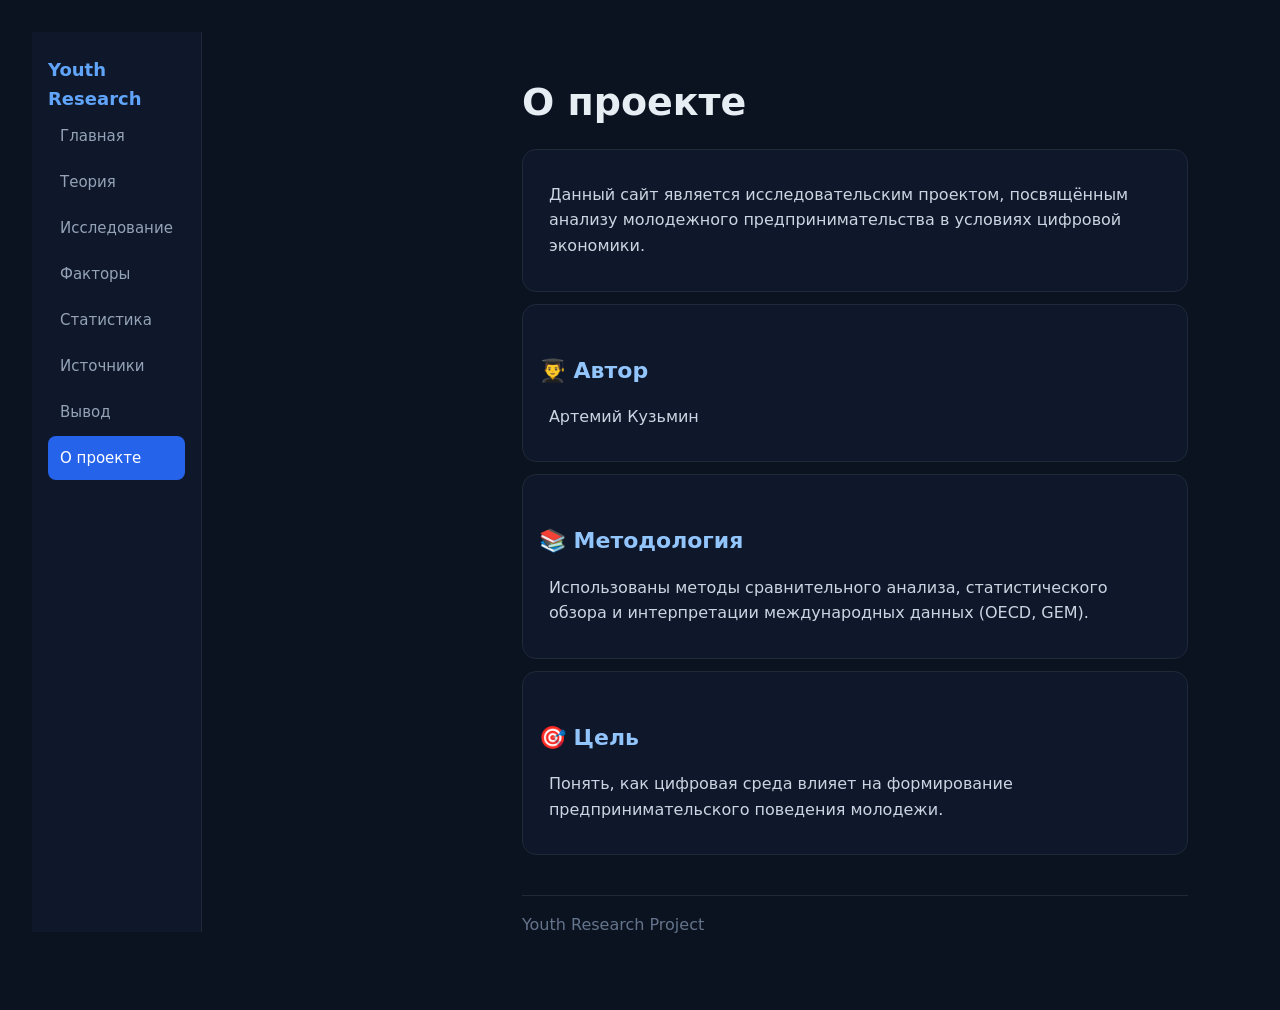
<file: pages/about.html>
<!DOCTYPE html>
<html lang="ru">
<head>
  <meta charset="UTF-8">
  <meta name="viewport" content="width=device-width, initial-scale=1.0">
  <title>О проекте</title>
<link rel="stylesheet" href="../css/style.css">
</head>

<body>

<div class="layout">

  <aside class="sidebar">
    <div class="logo">Youth Research</div>

    <nav>
      <a href="../index.html">Главная</a>
      <a href="theory.html">Теория</a>
      <a href="research.html">Исследование</a>
      <a href="factors.html">Факторы</a>
      <a href="statistics.html">Статистика</a>
      <a href="sources.html">Источники</a>
      <a href="final.html">Вывод</a>
      <a class="active" href="about.html">О проекте</a>
    </nav>
  </aside>

  <main class="content">

    <h1>О проекте</h1>

    <div class="card">
      <p>
        Данный сайт является исследовательским проектом, посвящённым анализу молодежного предпринимательства
        в условиях цифровой экономики.
      </p>
    </div>

    <div class="card">
      <h2>👨‍🎓 Автор</h2>
      <p>Артемий Кузьмин</p>
    </div>

    <div class="card">
      <h2>📚 Методология</h2>
      <p>
        Использованы методы сравнительного анализа, статистического обзора и интерпретации международных данных (OECD, GEM).
      </p>
    </div>

    <div class="card">
      <h2>🎯 Цель</h2>
      <p>
        Понять, как цифровая среда влияет на формирование предпринимательского поведения молодежи.
      </p>
    </div>

    <footer class="footer">
      Youth Research Project
    </footer>

  </main>

</div>

</body>
</html>
</file>
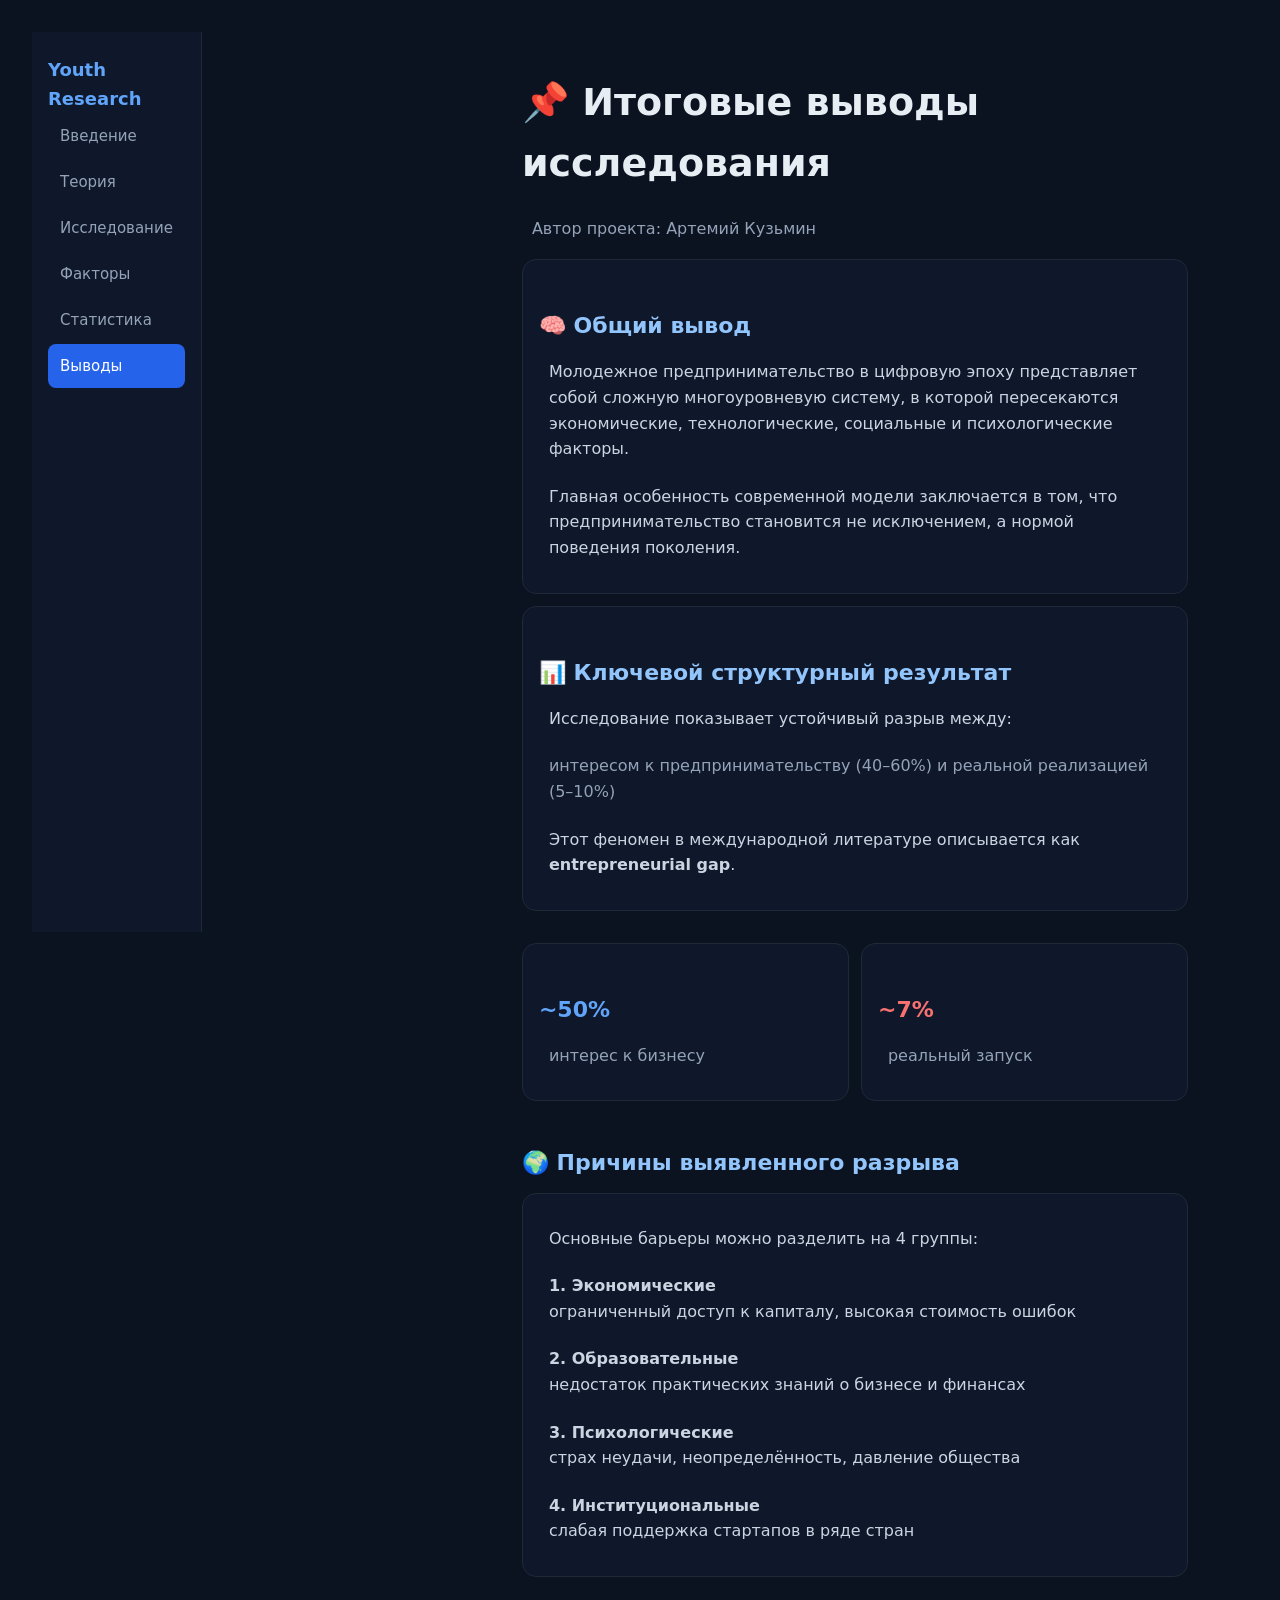
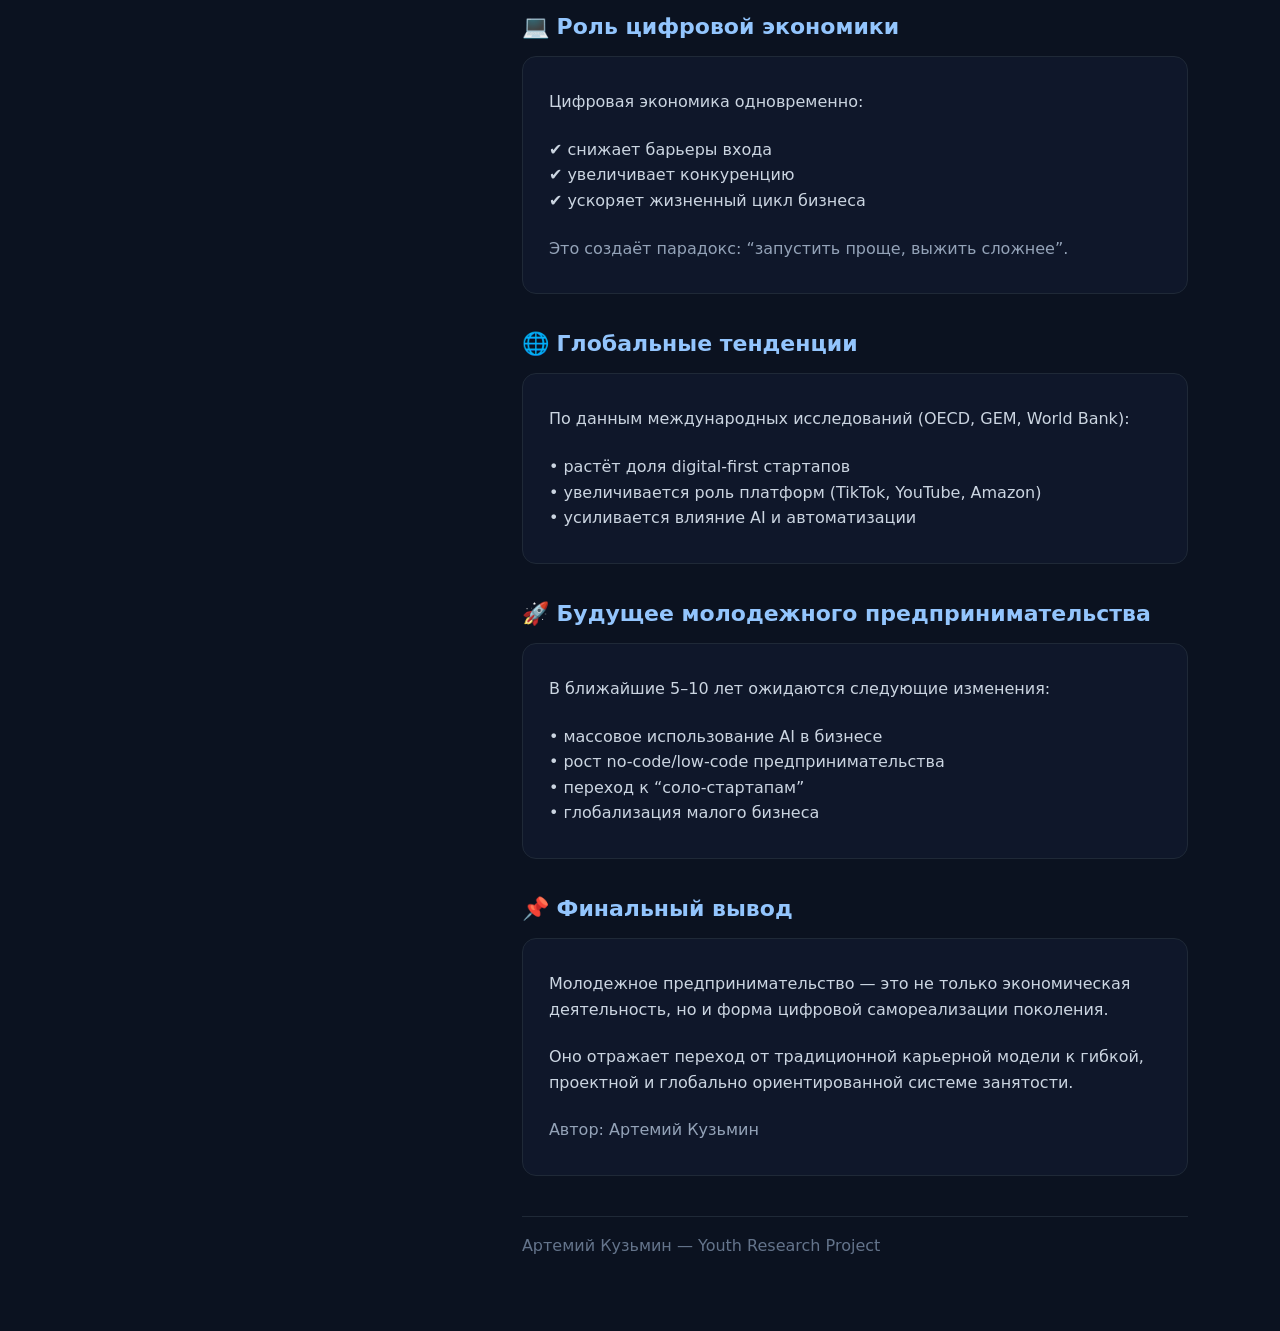
<file: pages/conclusion.html>
<!DOCTYPE html>
<html lang="ru">
<head>
  <meta charset="UTF-8">
  <meta name="viewport" content="width=device-width, initial-scale=1.0">
  <title>Выводы</title>
<link rel="stylesheet" href="../css/style.css">
</head>

<body>

<div class="layout">

  <!-- SIDEBAR -->
  <aside class="sidebar">

    <div class="logo">Youth Research</div>

    <nav>
      <a href="../index.html">Введение</a>
      <a href="theory.html">Теория</a>
      <a href="research.html">Исследование</a>
      <a href="factors.html">Факторы</a>
      <a href="statistics.html">Статистика</a>
      <a class="active" href="conclusion.html">Выводы</a>
    </nav>

  </aside>

  <!-- CONTENT -->
  <main class="content">

    <h1>📌 Итоговые выводы исследования</h1>

    <p class="muted">
      Автор проекта: Артемий Кузьмин
    </p>

    <div class="card">

      <h2>🧠 Общий вывод</h2>

      <p>
        Молодежное предпринимательство в цифровую эпоху представляет собой
        сложную многоуровневую систему, в которой пересекаются экономические,
        технологические, социальные и психологические факторы.
      </p>

      <p>
        Главная особенность современной модели заключается в том, что
        предпринимательство становится не исключением, а нормой поведения поколения.
      </p>

    </div>

    <div class="card">

      <h2>📊 Ключевой структурный результат</h2>

      <p>
        Исследование показывает устойчивый разрыв между:
      </p>

      <p class="muted">
        интересом к предпринимательству (40–60%) и реальной реализацией (5–10%)
      </p>

      <p>
        Этот феномен в международной литературе описывается как
        <b>entrepreneurial gap</b>.
      </p>

    </div>

    <div class="grid" style="grid-template-columns:repeat(2,1fr);margin-top:20px;">

      <div class="kpi">
        <h2 style="color:#60a5fa;">~50%</h2>
        <p class="muted">интерес к бизнесу</p>
      </div>

      <div class="kpi">
        <h2 style="color:#f87171;">~7%</h2>
        <p class="muted">реальный запуск</p>
      </div>

    </div>

    <h2>🌍 Причины выявленного разрыва</h2>

    <div class="card">

      <p>
        Основные барьеры можно разделить на 4 группы:
      </p>

      <p>
        <b>1. Экономические</b><br>
        ограниченный доступ к капиталу, высокая стоимость ошибок
      </p>

      <p>
        <b>2. Образовательные</b><br>
        недостаток практических знаний о бизнесе и финансах
      </p>

      <p>
        <b>3. Психологические</b><br>
        страх неудачи, неопределённость, давление общества
      </p>

      <p>
        <b>4. Институциональные</b><br>
        слабая поддержка стартапов в ряде стран
      </p>

    </div>

    <h2>💻 Роль цифровой экономики</h2>

    <div class="card">

      <p>
        Цифровая экономика одновременно:
      </p>

      <p>
        ✔ снижает барьеры входа<br>
        ✔ увеличивает конкуренцию<br>
        ✔ ускоряет жизненный цикл бизнеса
      </p>

      <p class="muted">
        Это создаёт парадокс: “запустить проще, выжить сложнее”.
      </p>

    </div>

    <h2>🌐 Глобальные тенденции</h2>

    <div class="card">

      <p>
        По данным международных исследований (OECD, GEM, World Bank):
      </p>

      <p>
        • растёт доля digital-first стартапов<br>
        • увеличивается роль платформ (TikTok, YouTube, Amazon)<br>
        • усиливается влияние AI и автоматизации
      </p>

    </div>

    <h2>🚀 Будущее молодежного предпринимательства</h2>

    <div class="card">

      <p>
        В ближайшие 5–10 лет ожидаются следующие изменения:
      </p>

      <p>
        • массовое использование AI в бизнесе<br>
        • рост no-code/low-code предпринимательства<br>
        • переход к “соло-стартапам”<br>
        • глобализация малого бизнеса
      </p>

    </div>

    <h2>📌 Финальный вывод</h2>

    <div class="card">

      <p>
        Молодежное предпринимательство — это не только экономическая деятельность,
        но и форма цифровой самореализации поколения.
      </p>

      <p>
        Оно отражает переход от традиционной карьерной модели к гибкой,
        проектной и глобально ориентированной системе занятости.
      </p>

      <p class="muted">
        Автор: Артемий Кузьмин
      </p>

    </div>

    <footer class="footer">
      Артемий Кузьмин — Youth Research Project
    </footer>

  </main>

</div>

</body>
</html>
</file>
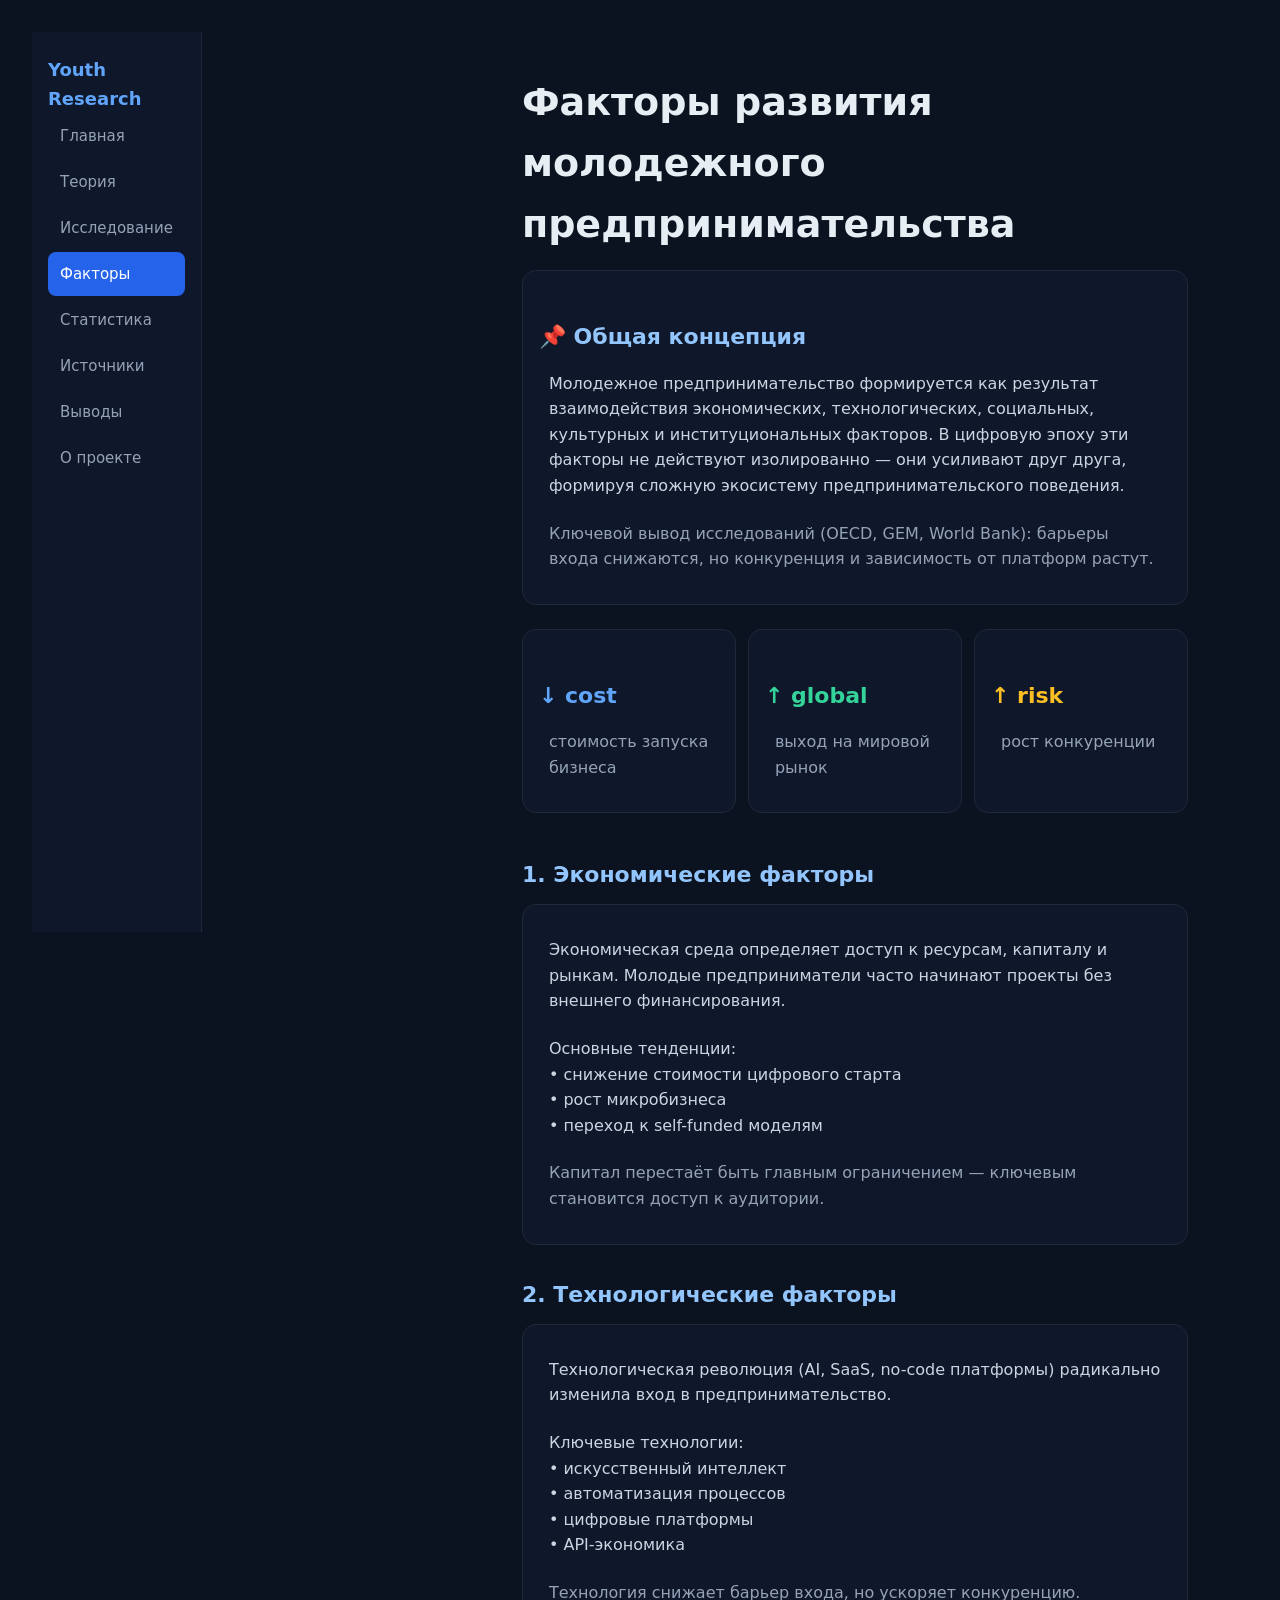
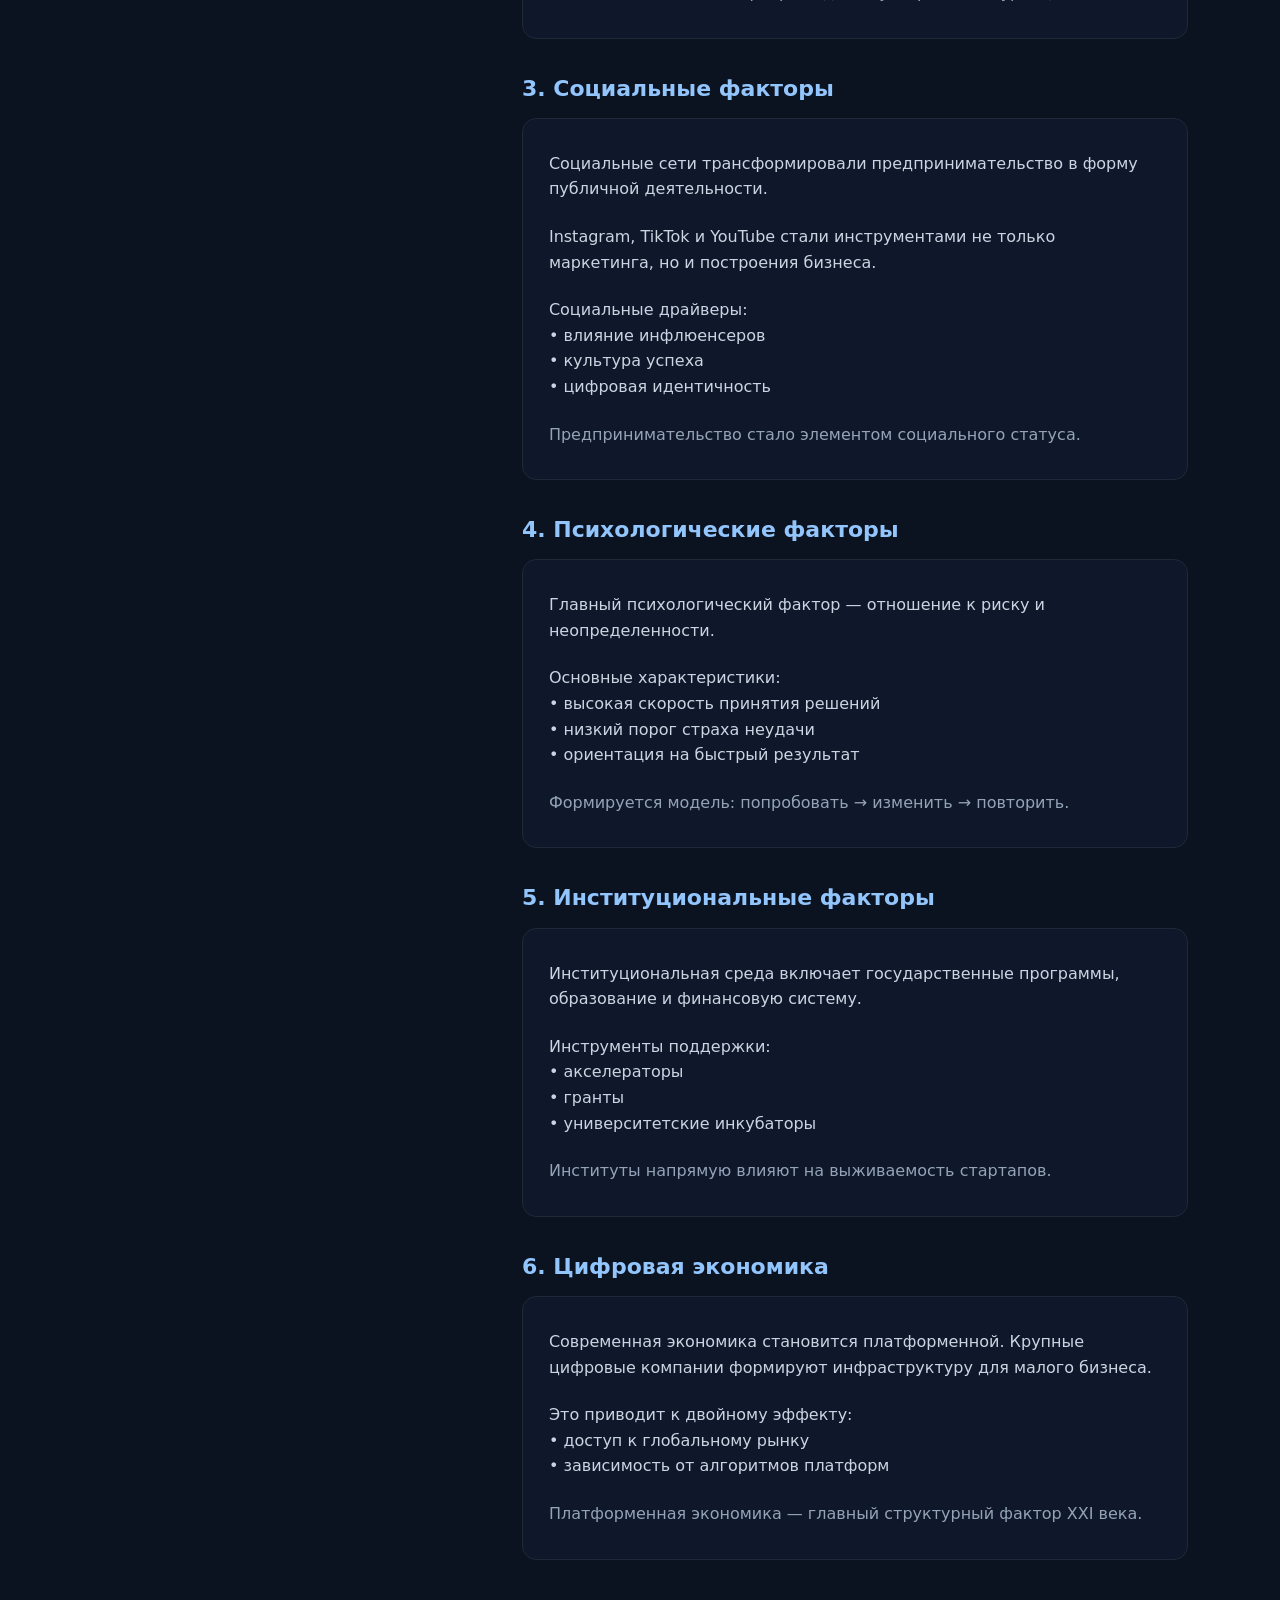
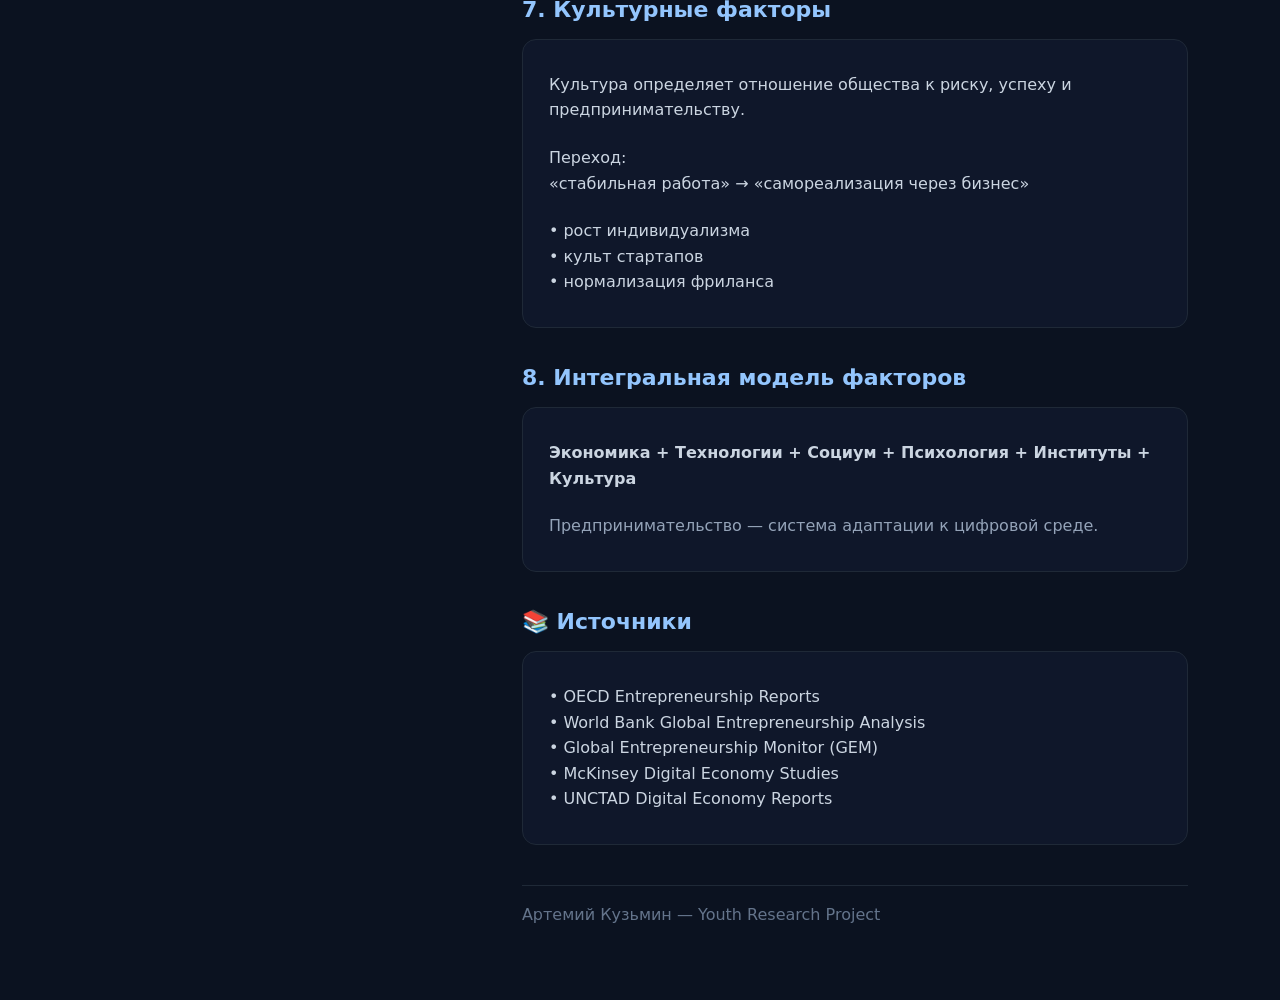
<file: pages/factors.html>
<!DOCTYPE html>
<html lang="ru">

<head>

<meta charset="UTF-8">
<meta name="viewport" content="width=device-width, initial-scale=1.0">

<title>Факторы — Youth Research</title>

<link rel="stylesheet" href="../css/style.css">

</head>


<body>


<div class="layout">


<aside class="sidebar">

<div class="logo">
Youth Research
</div>


<nav>

<a href="../index.html">
Главная
</a>

<a href="theory.html">
Теория
</a>

<a href="research.html">
Исследование
</a>

<a class="active" href="factors.html">
Факторы
</a>

<a href="statistics.html">
Статистика
</a>

<a href="sources.html">
Источники
</a>

<a href="conclusion.html">
Выводы
</a>

<a href="about.html">
О проекте
</a>

</nav>


</aside>





<main class="content">



<h1>
Факторы развития молодежного предпринимательства
</h1>



<div class="card">

<h2>
📌 Общая концепция
</h2>


<p>
Молодежное предпринимательство формируется как результат взаимодействия
экономических, технологических, социальных, культурных и институциональных факторов.
В цифровую эпоху эти факторы не действуют изолированно — они усиливают друг друга,
формируя сложную экосистему предпринимательского поведения.
</p>


<p class="muted">
Ключевой вывод исследований (OECD, GEM, World Bank):
барьеры входа снижаются, но конкуренция и зависимость от платформ растут.
</p>


</div>







<div class="grid grid-3">


<div class="kpi">

<h2 style="color:#60a5fa;">
↓ cost
</h2>

<p class="muted">
стоимость запуска бизнеса
</p>

</div>



<div class="kpi">

<h2 style="color:#34d399;">
↑ global
</h2>

<p class="muted">
выход на мировой рынок
</p>

</div>



<div class="kpi">

<h2 style="color:#fbbf24;">
↑ risk
</h2>

<p class="muted">
рост конкуренции
</p>

</div>


</div>







<h2>
1. Экономические факторы
</h2>


<div class="card">


<p>
Экономическая среда определяет доступ к ресурсам, капиталу и рынкам.
Молодые предприниматели часто начинают проекты без внешнего финансирования.
</p>


<p>
Основные тенденции:
<br>
• снижение стоимости цифрового старта<br>
• рост микробизнеса<br>
• переход к self-funded моделям
</p>


<p class="muted">
Капитал перестаёт быть главным ограничением — ключевым становится доступ к аудитории.
</p>


</div>








<h2>
2. Технологические факторы
</h2>


<div class="card">


<p>
Технологическая революция (AI, SaaS, no-code платформы)
радикально изменила вход в предпринимательство.
</p>


<p>
Ключевые технологии:
<br>
• искусственный интеллект<br>
• автоматизация процессов<br>
• цифровые платформы<br>
• API-экономика
</p>


<p class="muted">
Технология снижает барьер входа, но ускоряет конкуренцию.
</p>


</div>








<h2>
3. Социальные факторы
</h2>


<div class="card">


<p>
Социальные сети трансформировали предпринимательство
в форму публичной деятельности.
</p>


<p>
Instagram, TikTok и YouTube стали инструментами не только маркетинга,
но и построения бизнеса.
</p>


<p>
Социальные драйверы:
<br>
• влияние инфлюенсеров<br>
• культура успеха<br>
• цифровая идентичность
</p>


<p class="muted">
Предпринимательство стало элементом социального статуса.
</p>


</div>








<h2>
4. Психологические факторы
</h2>


<div class="card">


<p>
Главный психологический фактор — отношение к риску и неопределенности.
</p>


<p>
Основные характеристики:
<br>
• высокая скорость принятия решений<br>
• низкий порог страха неудачи<br>
• ориентация на быстрый результат
</p>


<p class="muted">
Формируется модель:
попробовать → изменить → повторить.
</p>


</div>








<h2>
5. Институциональные факторы
</h2>


<div class="card">


<p>
Институциональная среда включает государственные программы,
образование и финансовую систему.
</p>


<p>
Инструменты поддержки:
<br>
• акселераторы<br>
• гранты<br>
• университетские инкубаторы
</p>


<p class="muted">
Институты напрямую влияют на выживаемость стартапов.
</p>


</div>








<h2>
6. Цифровая экономика
</h2>


<div class="card">


<p>
Современная экономика становится платформенной.
Крупные цифровые компании формируют инфраструктуру для малого бизнеса.
</p>


<p>
Это приводит к двойному эффекту:
<br>
• доступ к глобальному рынку<br>
• зависимость от алгоритмов платформ
</p>


<p class="muted">
Платформенная экономика — главный структурный фактор XXI века.
</p>


</div>








<h2>
7. Культурные факторы
</h2>


<div class="card">


<p>
Культура определяет отношение общества к риску,
успеху и предпринимательству.
</p>


<p>
Переход:
<br>
«стабильная работа» → «самореализация через бизнес»
</p>


<p>
• рост индивидуализма<br>
• культ стартапов<br>
• нормализация фриланса
</p>


</div>








<h2>
8. Интегральная модель факторов
</h2>


<div class="card">


<p>
<b>
Экономика + Технологии + Социум + Психология + Институты + Культура
</b>
</p>


<p class="muted">
Предпринимательство — система адаптации к цифровой среде.
</p>


</div>








<h2>
📚 Источники
</h2>


<div class="card">


<p>
• OECD Entrepreneurship Reports<br>
• World Bank Global Entrepreneurship Analysis<br>
• Global Entrepreneurship Monitor (GEM)<br>
• McKinsey Digital Economy Studies<br>
• UNCTAD Digital Economy Reports
</p>


</div>








<footer class="footer">

Артемий Кузьмин — Youth Research Project

</footer>



</main>


</div>


</body>

</html>
</file>
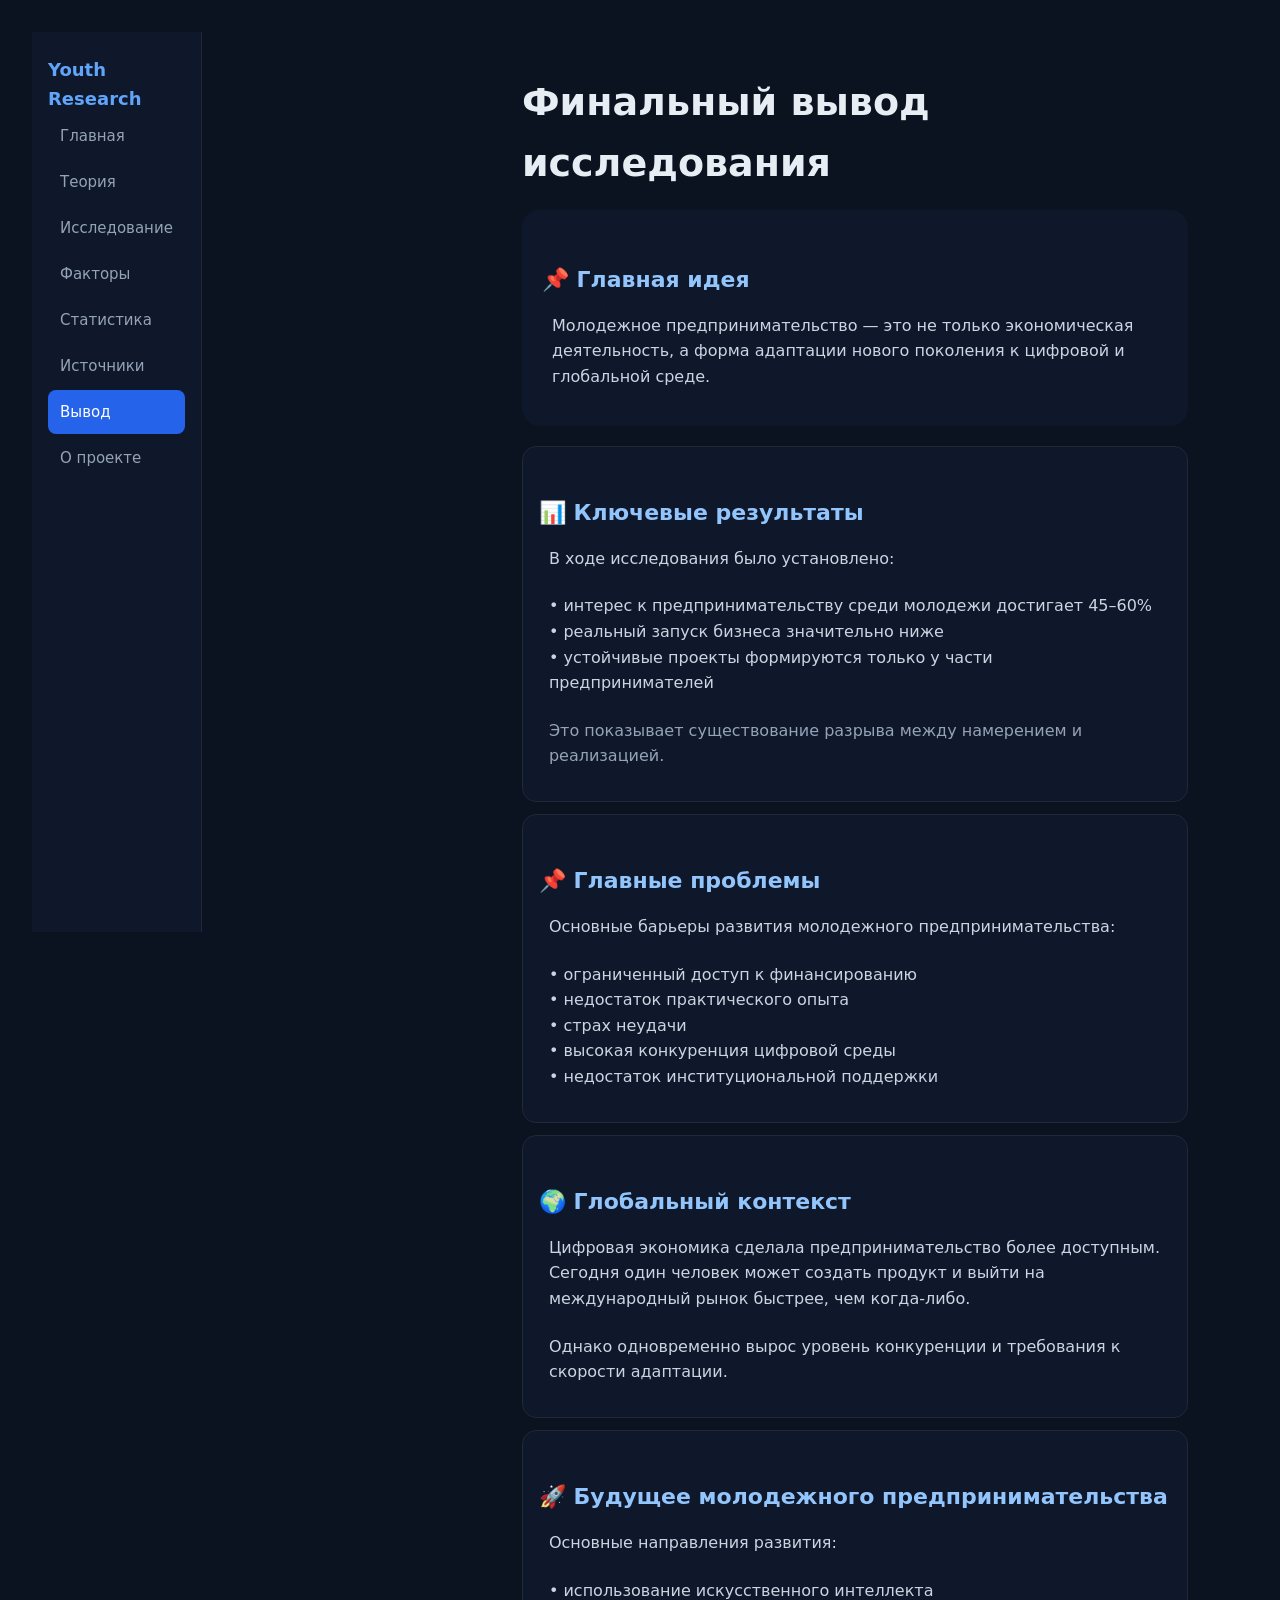
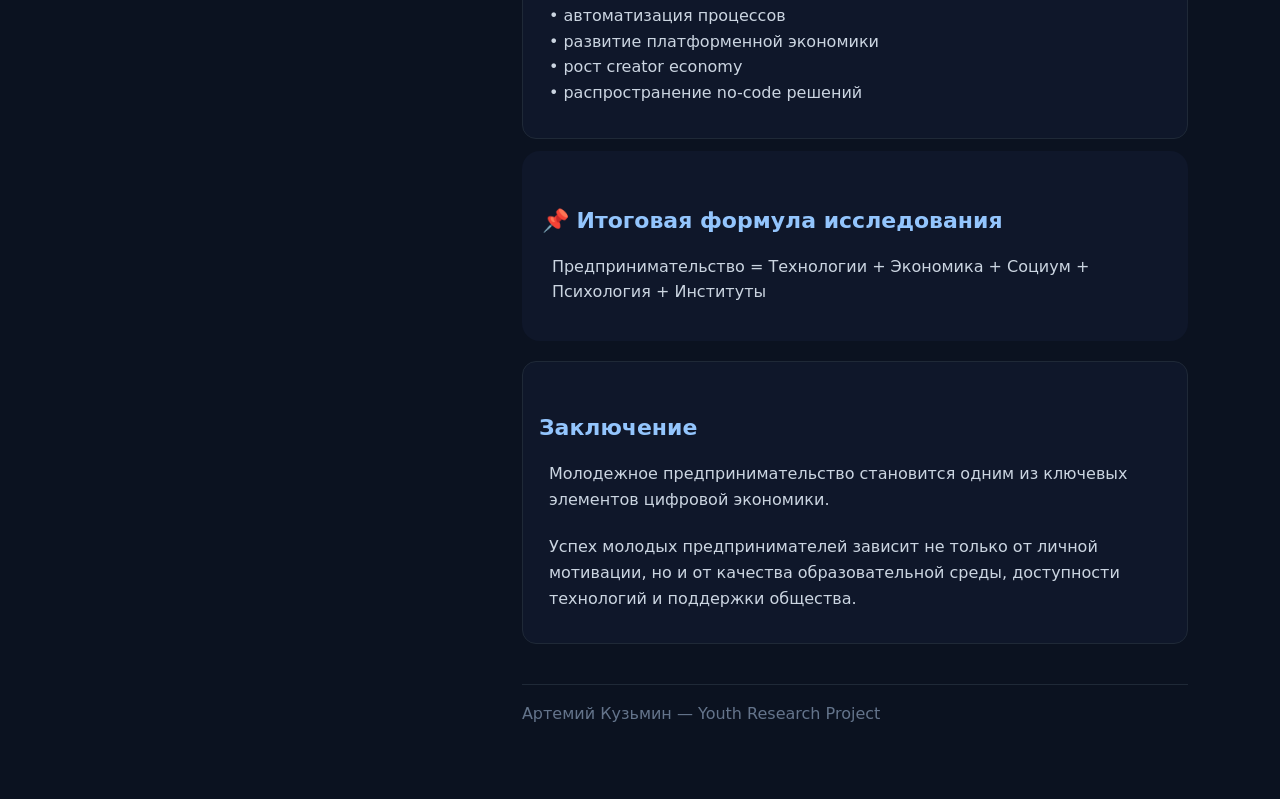
<file: pages/final.html>
<!DOCTYPE html>
<html lang="ru">

<head>

<meta charset="UTF-8">
<meta name="viewport" content="width=device-width, initial-scale=1.0">

<title>Финальный вывод — Youth Research</title>

<link rel="stylesheet" href="../css/style.css">

</head>


<body>


<div class="layout">


<aside class="sidebar">


<div class="logo">
Youth Research
</div>



<nav>

<a href="../index.html">
Главная
</a>

<a href="theory.html">
Теория
</a>

<a href="research.html">
Исследование
</a>

<a href="factors.html">
Факторы
</a>

<a href="statistics.html">
Статистика
</a>

<a href="sources.html">
Источники
</a>

<a class="active" href="final.html">
Вывод
</a>

<a href="about.html">
О проекте
</a>

</nav>


</aside>







<main class="content">


<h1>
Финальный вывод исследования
</h1>





<div class="hero">


<h2>
📌 Главная идея
</h2>


<p>
Молодежное предпринимательство — это не только экономическая деятельность,
а форма адаптации нового поколения к цифровой и глобальной среде.
</p>


</div>








<div class="card">


<h2>
📊 Ключевые результаты
</h2>


<p>
В ходе исследования было установлено:
</p>


<p>

• интерес к предпринимательству среди молодежи достигает 45–60%<br>

• реальный запуск бизнеса значительно ниже<br>

• устойчивые проекты формируются только у части предпринимателей

</p>


<p class="muted">
Это показывает существование разрыва между намерением и реализацией.
</p>


</div>








<div class="card">


<h2>
📌 Главные проблемы
</h2>


<p>
Основные барьеры развития молодежного предпринимательства:
</p>


<p>

• ограниченный доступ к финансированию<br>

• недостаток практического опыта<br>

• страх неудачи<br>

• высокая конкуренция цифровой среды<br>

• недостаток институциональной поддержки

</p>


</div>








<div class="card">


<h2>
🌍 Глобальный контекст
</h2>


<p>
Цифровая экономика сделала предпринимательство более доступным.
Сегодня один человек может создать продукт и выйти
на международный рынок быстрее, чем когда-либо.
</p>


<p>
Однако одновременно вырос уровень конкуренции
и требования к скорости адаптации.
</p>


</div>








<div class="card">


<h2>
🚀 Будущее молодежного предпринимательства
</h2>


<p>
Основные направления развития:
</p>


<p>

• использование искусственного интеллекта<br>

• автоматизация процессов<br>

• развитие платформенной экономики<br>

• рост creator economy<br>

• распространение no-code решений

</p>


</div>








<div class="hero">


<h2>
📌 Итоговая формула исследования
</h2>


<p>
Предпринимательство =
Технологии + Экономика + Социум + Психология + Институты
</p>


</div>








<div class="card">


<h2>
Заключение
</h2>


<p>
Молодежное предпринимательство становится одним из ключевых элементов
цифровой экономики.
</p>


<p>
Успех молодых предпринимателей зависит не только от личной мотивации,
но и от качества образовательной среды,
доступности технологий и поддержки общества.
</p>


</div>








<footer class="footer">

Артемий Кузьмин — Youth Research Project

</footer>




</main>


</div>


</body>

</html>
</file>
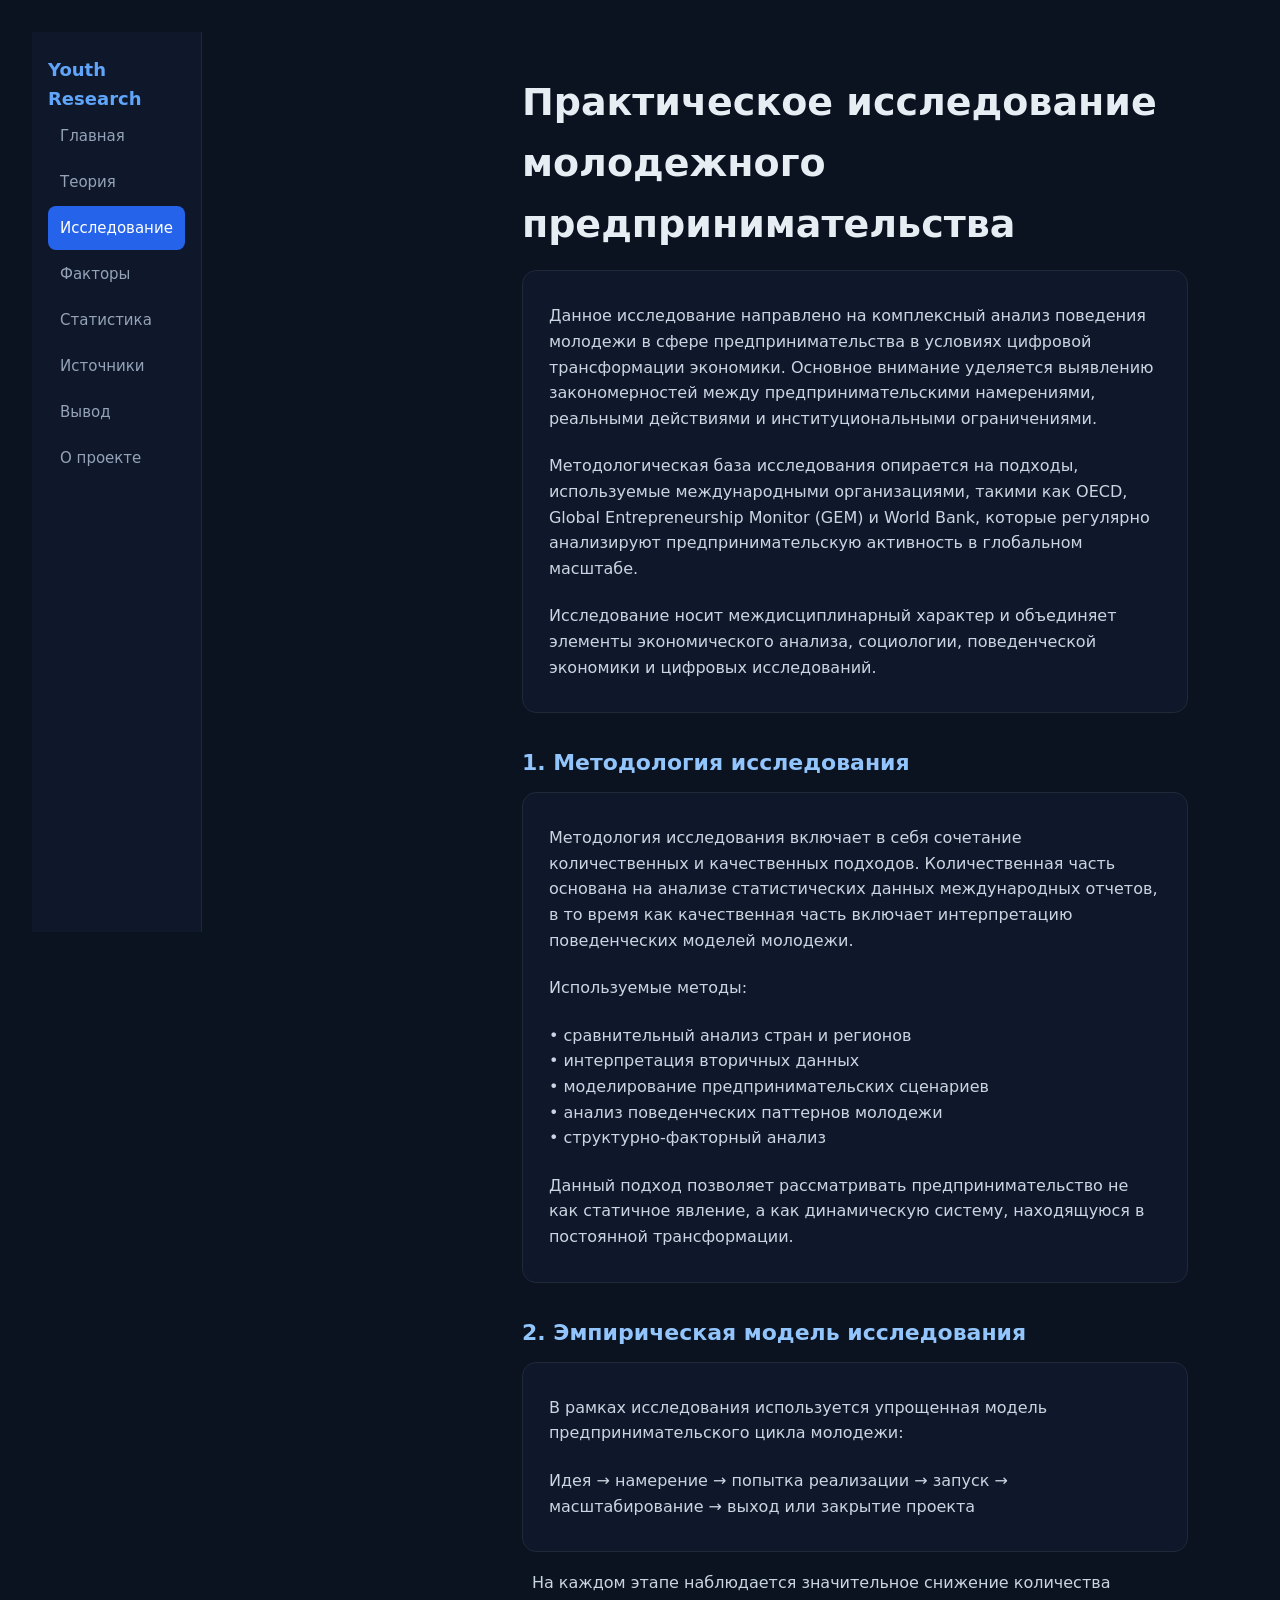
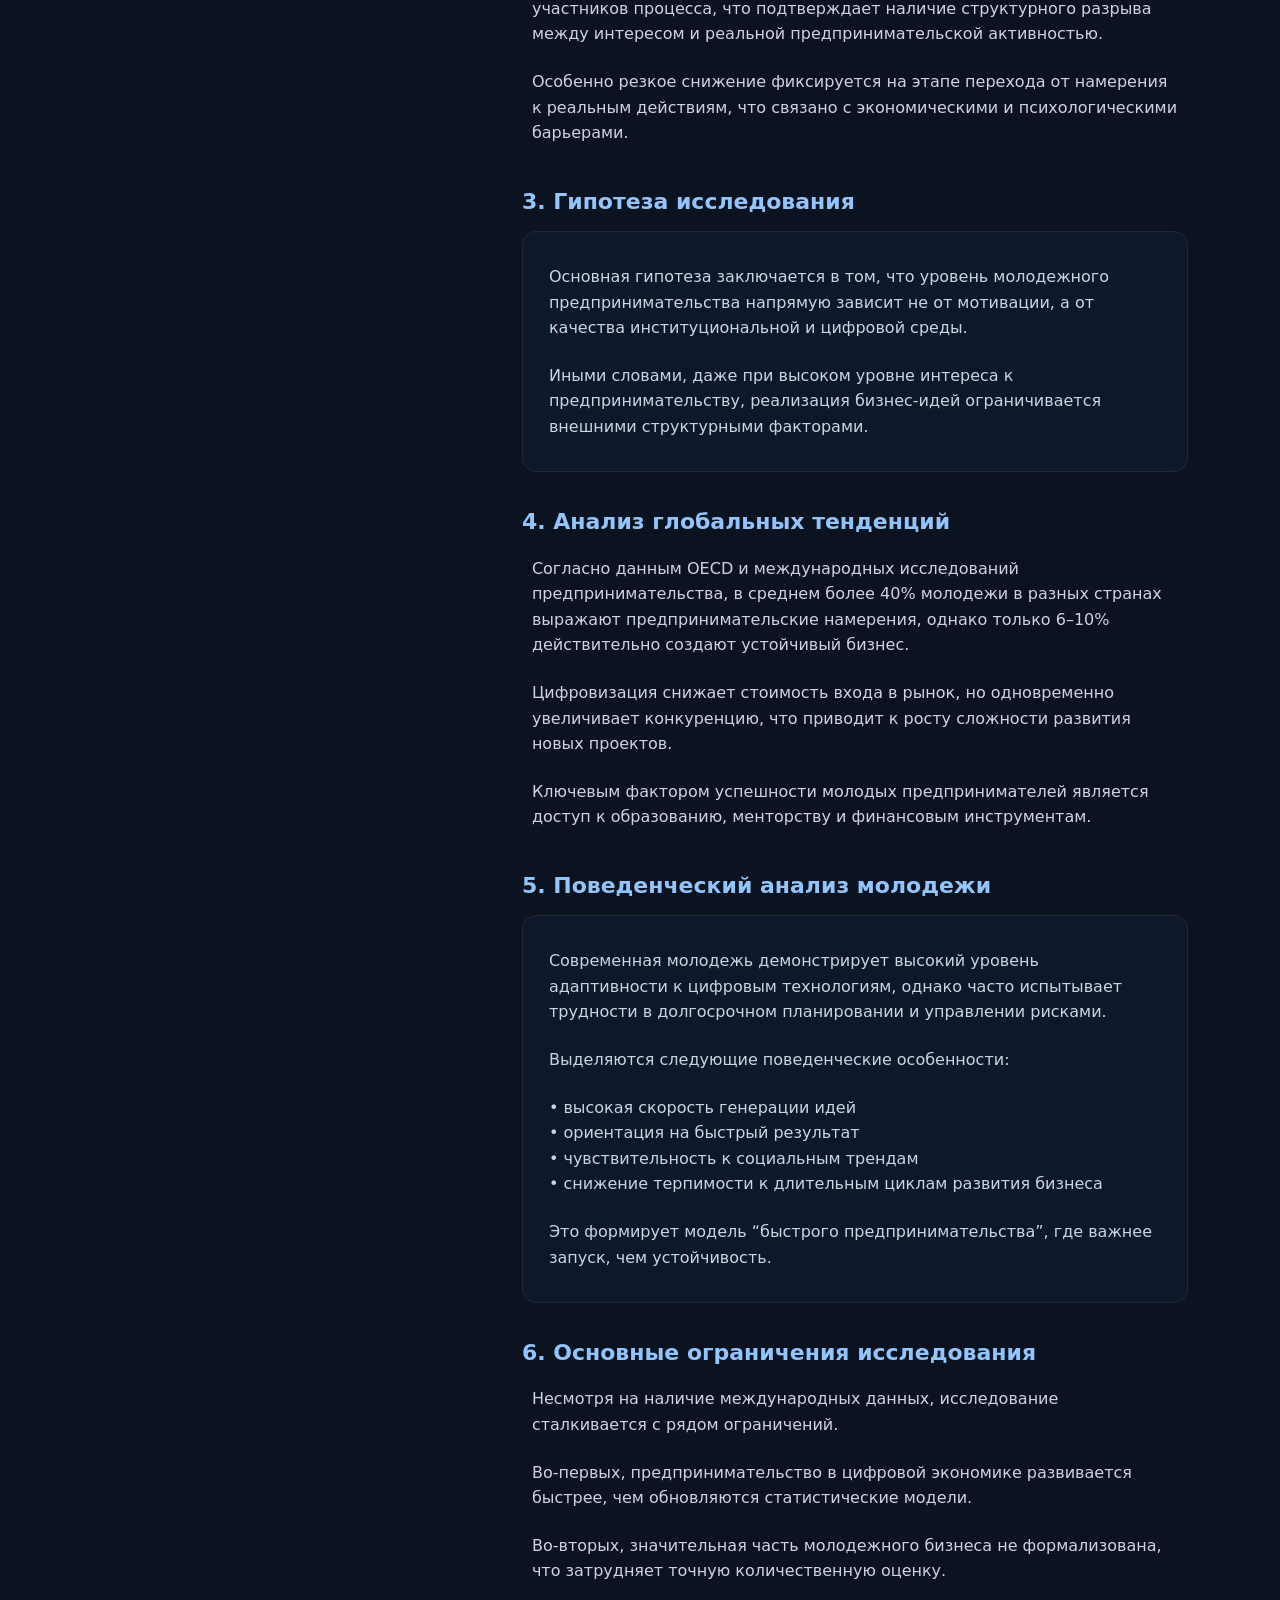
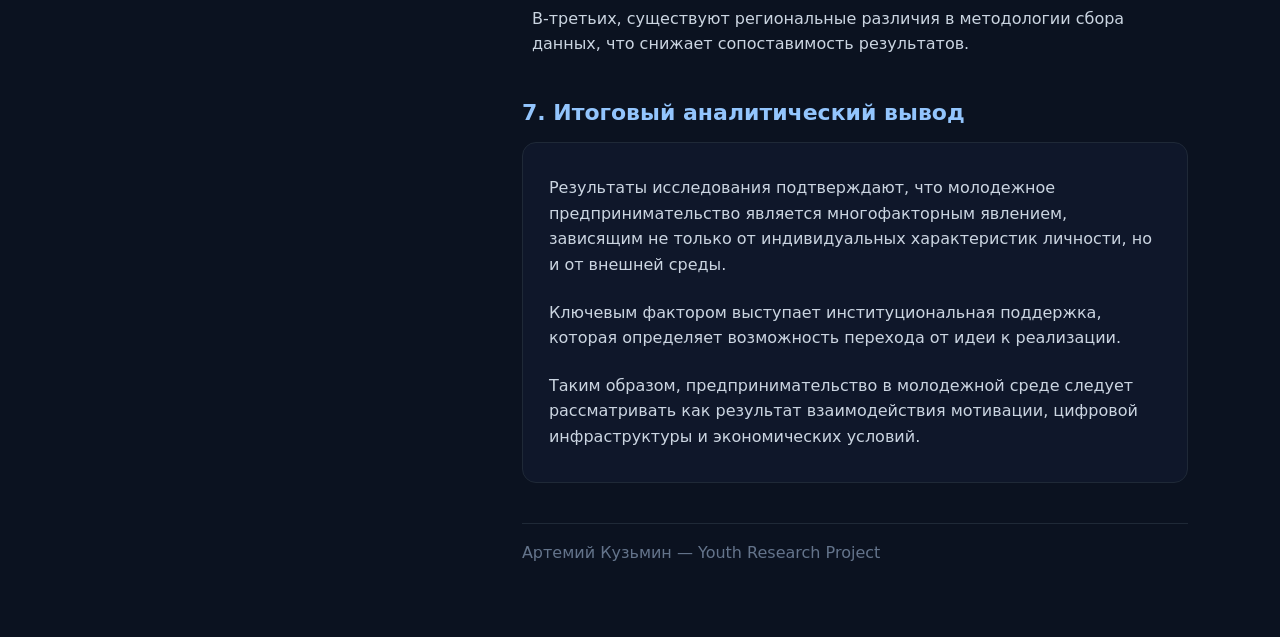
<file: pages/research.html>
<!DOCTYPE html>
<html lang="ru">

<head>

<meta charset="UTF-8">
<meta name="viewport" content="width=device-width, initial-scale=1.0">

<title>Исследование — Youth Research</title>

<link rel="stylesheet" href="../css/style.css">

</head>


<body>


<div class="layout">


<aside class="sidebar">


<div class="logo">
Youth Research
</div>


<nav>

<a href="../index.html">
Главная
</a>

<a href="theory.html">
Теория
</a>

<a class="active" href="research.html">
Исследование
</a>

<a href="factors.html">
Факторы
</a>

<a href="statistics.html">
Статистика
</a>

<a href="sources.html">
Источники
</a>

<a href="final.html">
Вывод
</a>

<a href="about.html">
О проекте
</a>

</nav>


</aside>





<main class="content">


<h1>
Практическое исследование молодежного предпринимательства
</h1>



<div class="card">


<p>
Данное исследование направлено на комплексный анализ поведения молодежи в сфере предпринимательства
в условиях цифровой трансформации экономики. Основное внимание уделяется выявлению закономерностей
между предпринимательскими намерениями, реальными действиями и институциональными ограничениями.
</p>


<p>
Методологическая база исследования опирается на подходы, используемые международными организациями,
такими как OECD, Global Entrepreneurship Monitor (GEM) и World Bank,
которые регулярно анализируют предпринимательскую активность в глобальном масштабе.
</p>


<p>
Исследование носит междисциплинарный характер и объединяет элементы экономического анализа,
социологии, поведенческой экономики и цифровых исследований.
</p>


</div>






<h2>
1. Методология исследования
</h2>


<div class="card">


<p>
Методология исследования включает в себя сочетание количественных и качественных подходов.
Количественная часть основана на анализе статистических данных международных отчетов,
в то время как качественная часть включает интерпретацию поведенческих моделей молодежи.
</p>


<p>
Используемые методы:
</p>


<p>
• сравнительный анализ стран и регионов<br>
• интерпретация вторичных данных<br>
• моделирование предпринимательских сценариев<br>
• анализ поведенческих паттернов молодежи<br>
• структурно-факторный анализ
</p>


<p>
Данный подход позволяет рассматривать предпринимательство не как статичное явление,
а как динамическую систему, находящуюся в постоянной трансформации.
</p>


</div>







<h2>
2. Эмпирическая модель исследования
</h2>


<div class="card">


<p>
В рамках исследования используется упрощенная модель предпринимательского цикла молодежи:
</p>


<p>
Идея → намерение → попытка реализации → запуск → масштабирование → выход или закрытие проекта
</p>


</div>


<p>
На каждом этапе наблюдается значительное снижение количества участников процесса,
что подтверждает наличие структурного разрыва между интересом и реальной предпринимательской активностью.
</p>


<p>
Особенно резкое снижение фиксируется на этапе перехода от намерения к реальным действиям,
что связано с экономическими и психологическими барьерами.
</p>







<h2>
3. Гипотеза исследования
</h2>


<div class="card">


<p>
Основная гипотеза заключается в том, что уровень молодежного предпринимательства напрямую зависит
не от мотивации, а от качества институциональной и цифровой среды.
</p>


<p>
Иными словами, даже при высоком уровне интереса к предпринимательству,
реализация бизнес-идей ограничивается внешними структурными факторами.
</p>


</div>








<h2>
4. Анализ глобальных тенденций
</h2>



<p>
Согласно данным OECD и международных исследований предпринимательства,
в среднем более 40% молодежи в разных странах выражают предпринимательские намерения,
однако только 6–10% действительно создают устойчивый бизнес.
</p>


<p>
Цифровизация снижает стоимость входа в рынок, но одновременно увеличивает конкуренцию,
что приводит к росту сложности развития новых проектов.
</p>


<p>
Ключевым фактором успешности молодых предпринимателей является доступ к образованию,
менторству и финансовым инструментам.
</p>







<h2>
5. Поведенческий анализ молодежи
</h2>


<div class="card">


<p>
Современная молодежь демонстрирует высокий уровень адаптивности к цифровым технологиям,
однако часто испытывает трудности в долгосрочном планировании и управлении рисками.
</p>


<p>
Выделяются следующие поведенческие особенности:
</p>


<p>
• высокая скорость генерации идей<br>
• ориентация на быстрый результат<br>
• чувствительность к социальным трендам<br>
• снижение терпимости к длительным циклам развития бизнеса
</p>


<p>
Это формирует модель “быстрого предпринимательства”, где важнее запуск, чем устойчивость.
</p>


</div>








<h2>
6. Основные ограничения исследования
</h2>


<p>
Несмотря на наличие международных данных, исследование сталкивается с рядом ограничений.
</p>


<p>
Во-первых, предпринимательство в цифровой экономике развивается быстрее,
чем обновляются статистические модели.
</p>


<p>
Во-вторых, значительная часть молодежного бизнеса не формализована,
что затрудняет точную количественную оценку.
</p>


<p>
В-третьих, существуют региональные различия в методологии сбора данных,
что снижает сопоставимость результатов.
</p>








<h2>
7. Итоговый аналитический вывод
</h2>


<div class="card">


<p>
Результаты исследования подтверждают, что молодежное предпринимательство является многофакторным явлением,
зависящим не только от индивидуальных характеристик личности, но и от внешней среды.
</p>


<p>
Ключевым фактором выступает институциональная поддержка,
которая определяет возможность перехода от идеи к реализации.
</p>


<p>
Таким образом, предпринимательство в молодежной среде следует рассматривать
как результат взаимодействия мотивации, цифровой инфраструктуры и экономических условий.
</p>


</div>







<footer class="footer">

Артемий Кузьмин — Youth Research Project

</footer>



</main>


</div>


</body>

</html>
</file>
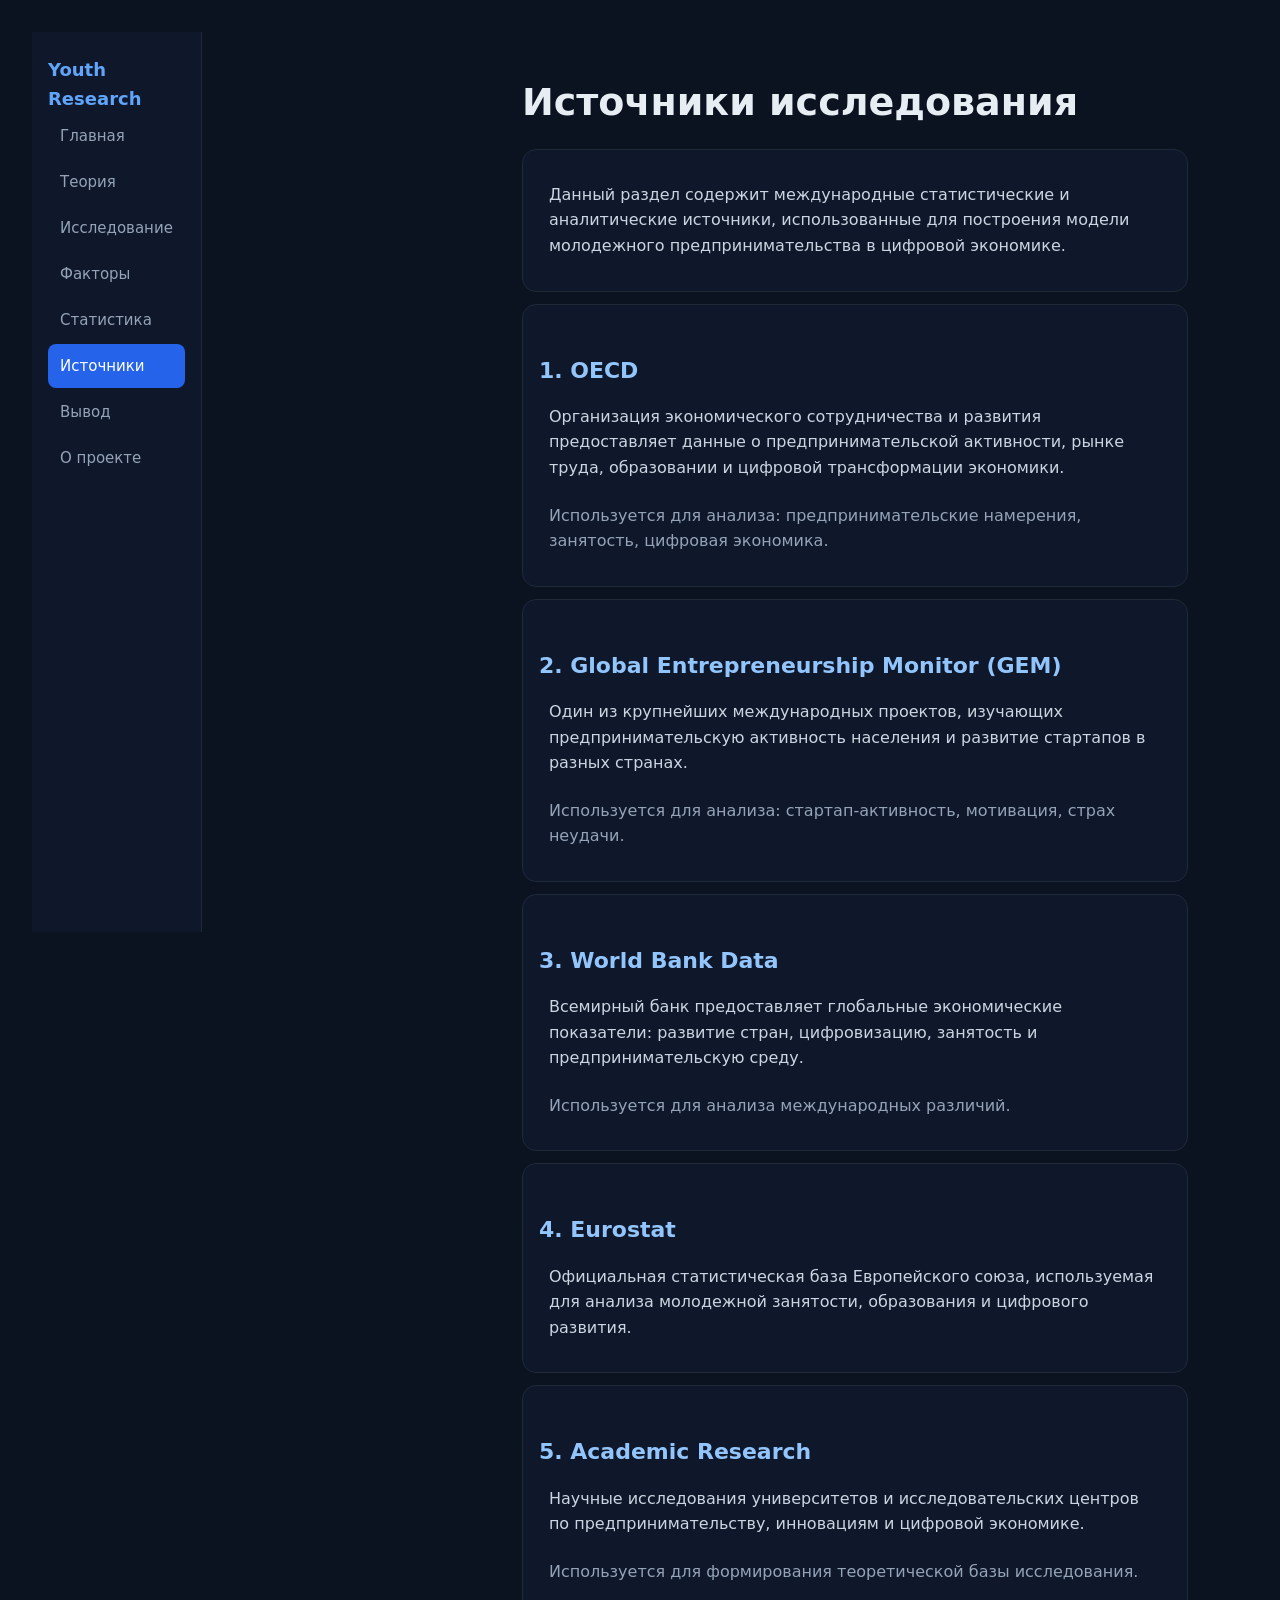
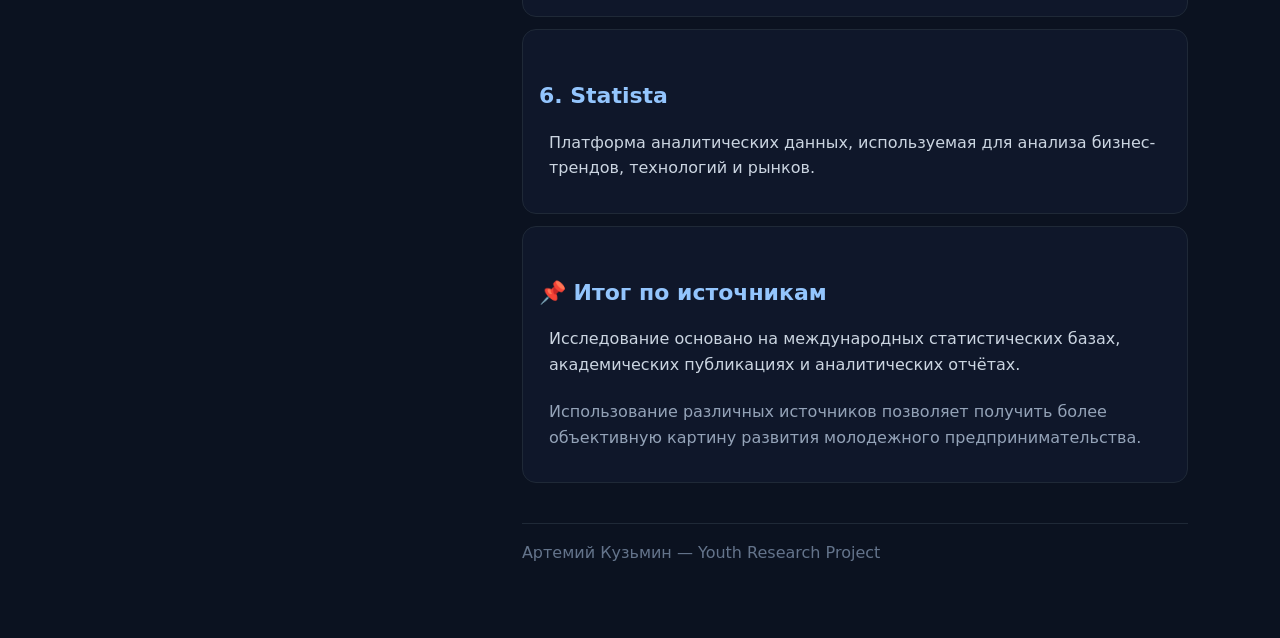
<file: pages/sources.html>
<!DOCTYPE html>
<html lang="ru">

<head>

<meta charset="UTF-8">
<meta name="viewport" content="width=device-width, initial-scale=1.0">

<title>Источники — Youth Research</title>

<link rel="stylesheet" href="../css/style.css">

</head>


<body>


<div class="layout">


<aside class="sidebar">


<div class="logo">
Youth Research
</div>


<nav>

<a href="../index.html">
Главная
</a>

<a href="theory.html">
Теория
</a>

<a href="research.html">
Исследование
</a>

<a href="factors.html">
Факторы
</a>

<a href="statistics.html">
Статистика
</a>

<a class="active" href="sources.html">
Источники
</a>

<a href="final.html">
Вывод
</a>

<a href="about.html">
О проекте
</a>

</nav>


</aside>







<main class="content">


<h1>
Источники исследования
</h1>




<div class="card">


<p>
Данный раздел содержит международные статистические и аналитические источники,
использованные для построения модели молодежного предпринимательства
в цифровой экономике.
</p>


</div>








<div class="card">


<h2>
1. OECD
</h2>


<p>
Организация экономического сотрудничества и развития предоставляет данные
о предпринимательской активности, рынке труда,
образовании и цифровой трансформации экономики.
</p>


<p class="muted">
Используется для анализа:
предпринимательские намерения, занятость,
цифровая экономика.
</p>


</div>








<div class="card">


<h2>
2. Global Entrepreneurship Monitor (GEM)
</h2>


<p>
Один из крупнейших международных проектов,
изучающих предпринимательскую активность населения
и развитие стартапов в разных странах.
</p>


<p class="muted">
Используется для анализа:
стартап-активность, мотивация,
страх неудачи.
</p>


</div>








<div class="card">


<h2>
3. World Bank Data
</h2>


<p>
Всемирный банк предоставляет глобальные экономические показатели:
развитие стран, цифровизацию,
занятость и предпринимательскую среду.
</p>


<p class="muted">
Используется для анализа международных различий.
</p>


</div>








<div class="card">


<h2>
4. Eurostat
</h2>


<p>
Официальная статистическая база Европейского союза,
используемая для анализа молодежной занятости,
образования и цифрового развития.
</p>


</div>








<div class="card">


<h2>
5. Academic Research
</h2>


<p>
Научные исследования университетов и исследовательских центров
по предпринимательству, инновациям и цифровой экономике.
</p>


<p class="muted">
Используется для формирования теоретической базы исследования.
</p>


</div>








<div class="card">


<h2>
6. Statista
</h2>


<p>
Платформа аналитических данных,
используемая для анализа бизнес-трендов,
технологий и рынков.
</p>


</div>








<div class="card">


<h2>
📌 Итог по источникам
</h2>


<p>
Исследование основано на международных статистических базах,
академических публикациях и аналитических отчётах.
</p>


<p class="muted">
Использование различных источников позволяет получить
более объективную картину развития молодежного предпринимательства.
</p>


</div>








<footer class="footer">

Артемий Кузьмин — Youth Research Project

</footer>



</main>


</div>


</body>

</html>
</file>
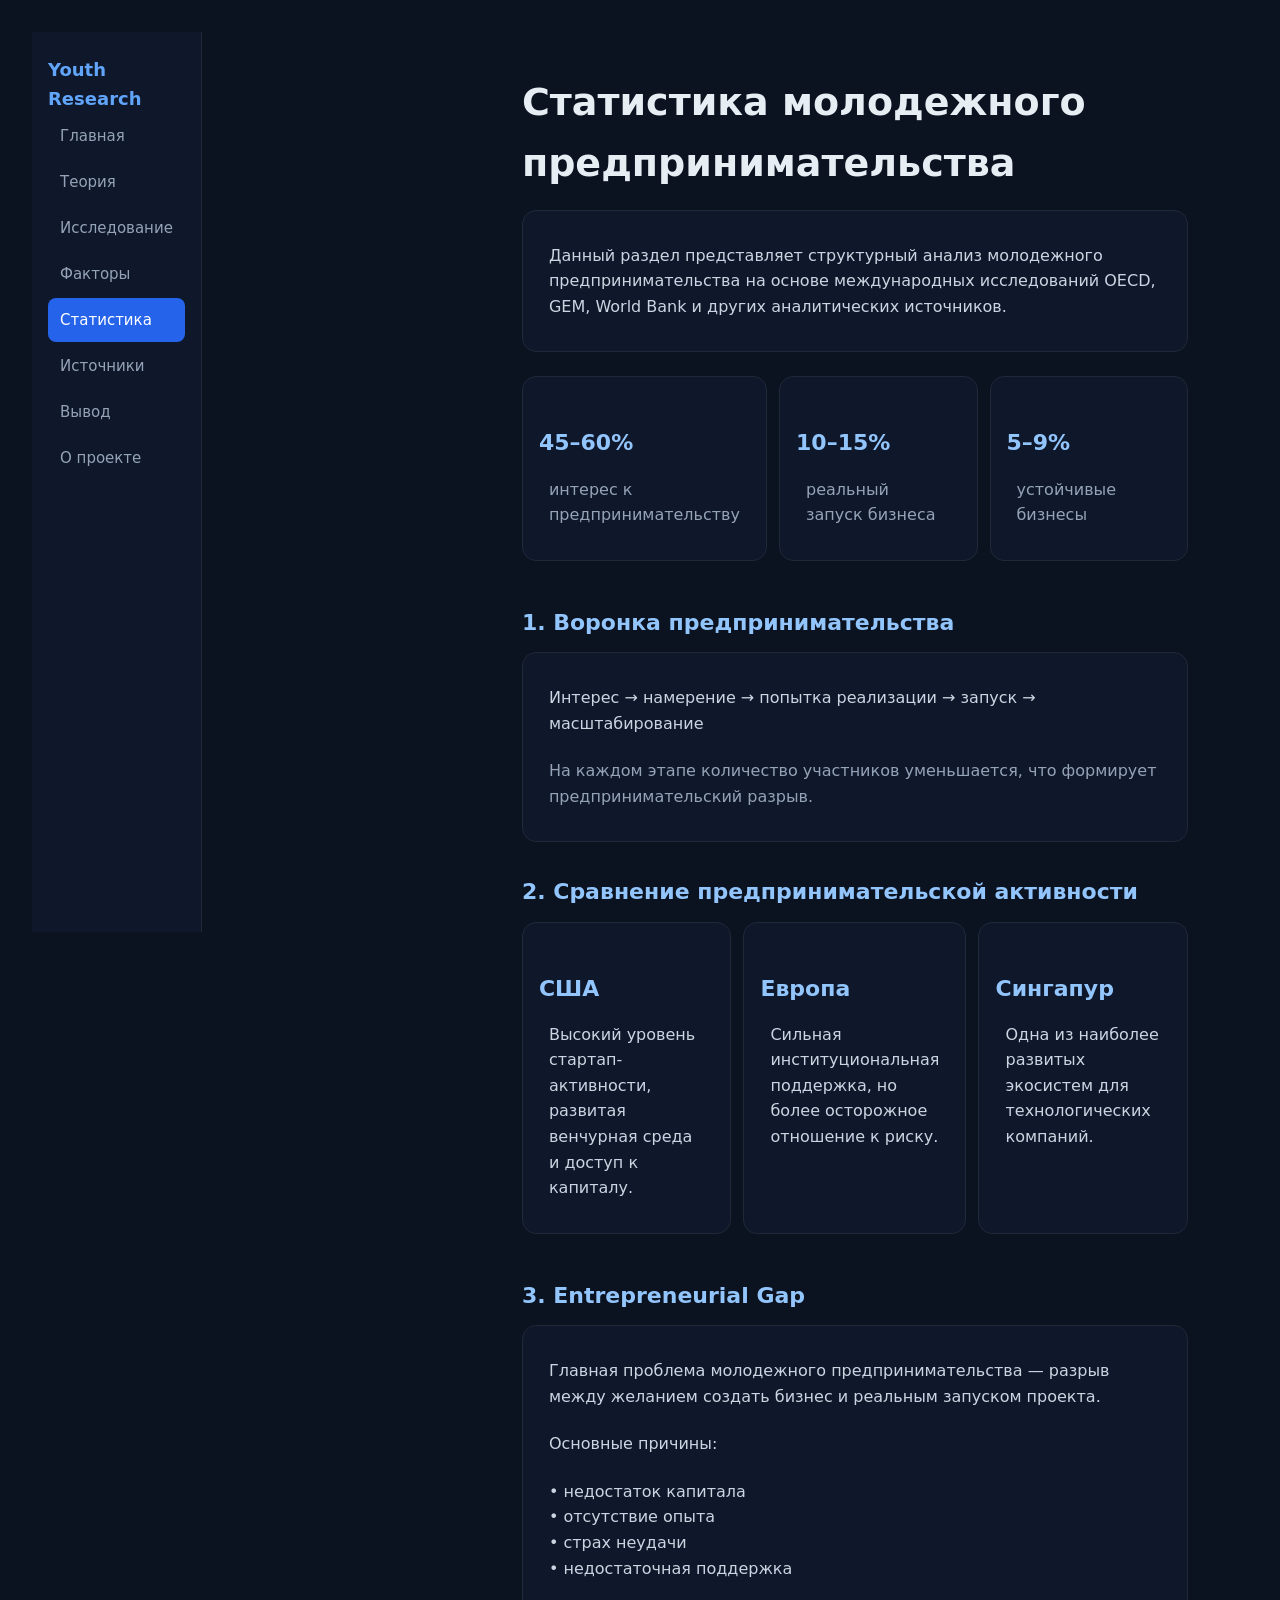
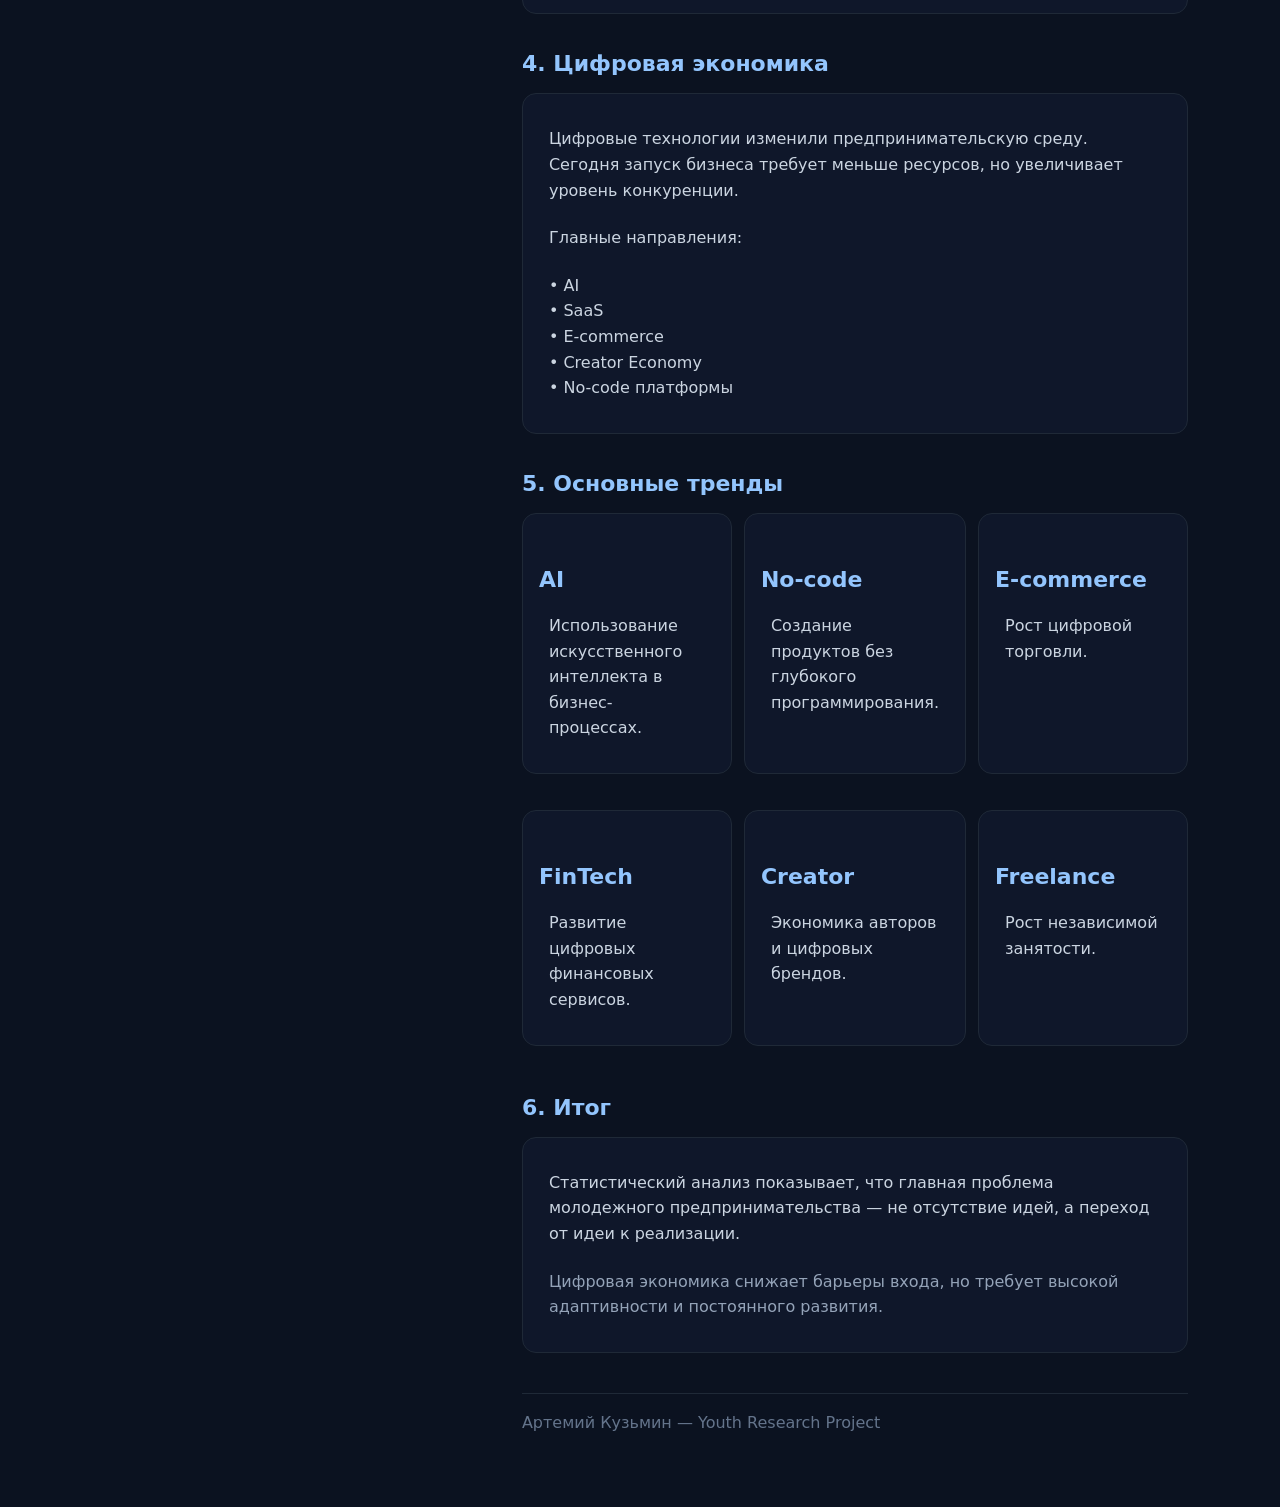
<file: pages/statistics.html>
<!DOCTYPE html>
<html lang="ru">

<head>

<meta charset="UTF-8">
<meta name="viewport" content="width=device-width, initial-scale=1.0">

<title>Статистика — Youth Research</title>

<link rel="stylesheet" href="../css/style.css">

</head>


<body>


<div class="layout">


<aside class="sidebar">


<div class="logo">
Youth Research
</div>



<nav>

<a href="../index.html">
Главная
</a>

<a href="theory.html">
Теория
</a>

<a href="research.html">
Исследование
</a>

<a href="factors.html">
Факторы
</a>

<a class="active" href="statistics.html">
Статистика
</a>

<a href="sources.html">
Источники
</a>

<a href="final.html">
Вывод
</a>

<a href="about.html">
О проекте
</a>

</nav>


</aside>






<main class="content">



<h1>
Статистика молодежного предпринимательства
</h1>



<div class="card">


<p>
Данный раздел представляет структурный анализ молодежного предпринимательства
на основе международных исследований OECD, GEM, World Bank и других аналитических источников.
</p>


</div>








<div class="grid grid-3">


<div class="kpi">

<h2>
45–60%
</h2>

<p class="muted">
интерес к предпринимательству
</p>

</div>



<div class="kpi">

<h2>
10–15%
</h2>

<p class="muted">
реальный запуск бизнеса
</p>

</div>



<div class="kpi">

<h2>
5–9%
</h2>

<p class="muted">
устойчивые бизнесы
</p>

</div>


</div>









<h2>
1. Воронка предпринимательства
</h2>


<div class="card">


<p>
Интерес → намерение → попытка реализации → запуск → масштабирование
</p>


<p class="muted">
На каждом этапе количество участников уменьшается,
что формирует предпринимательский разрыв.
</p>


</div>








<h2>
2. Сравнение предпринимательской активности
</h2>


<div class="grid grid-3">



<div class="card">

<h2>
США
</h2>

<p>
Высокий уровень стартап-активности,
развитая венчурная среда и доступ к капиталу.
</p>

</div>




<div class="card">

<h2>
Европа
</h2>

<p>
Сильная институциональная поддержка,
но более осторожное отношение к риску.
</p>

</div>





<div class="card">

<h2>
Сингапур
</h2>

<p>
Одна из наиболее развитых экосистем
для технологических компаний.
</p>

</div>



</div>








<h2>
3. Entrepreneurial Gap
</h2>


<div class="card">


<p>
Главная проблема молодежного предпринимательства —
разрыв между желанием создать бизнес и реальным запуском проекта.
</p>


<p>
Основные причины:
</p>


<p>
• недостаток капитала<br>
• отсутствие опыта<br>
• страх неудачи<br>
• недостаточная поддержка
</p>


</div>









<h2>
4. Цифровая экономика
</h2>


<div class="card">


<p>
Цифровые технологии изменили предпринимательскую среду.
Сегодня запуск бизнеса требует меньше ресурсов,
но увеличивает уровень конкуренции.
</p>


<p>
Главные направления:
</p>


<p>
• AI<br>
• SaaS<br>
• E-commerce<br>
• Creator Economy<br>
• No-code платформы
</p>


</div>









<h2>
5. Основные тренды
</h2>



<div class="grid grid-3">



<div class="card">

<h2>
AI
</h2>

<p>
Использование искусственного интеллекта
в бизнес-процессах.
</p>

</div>



<div class="card">

<h2>
No-code
</h2>

<p>
Создание продуктов без глубокого программирования.
</p>

</div>



<div class="card">

<h2>
E-commerce
</h2>

<p>
Рост цифровой торговли.
</p>

</div>




<div class="card">

<h2>
FinTech
</h2>

<p>
Развитие цифровых финансовых сервисов.
</p>

</div>




<div class="card">

<h2>
Creator
</h2>

<p>
Экономика авторов и цифровых брендов.
</p>

</div>




<div class="card">

<h2>
Freelance
</h2>

<p>
Рост независимой занятости.
</p>

</div>



</div>









<h2>
6. Итог
</h2>


<div class="card">


<p>
Статистический анализ показывает,
что главная проблема молодежного предпринимательства —
не отсутствие идей, а переход от идеи к реализации.
</p>


<p class="muted">
Цифровая экономика снижает барьеры входа,
но требует высокой адаптивности и постоянного развития.
</p>


</div>








<footer class="footer">

Артемий Кузьмин — Youth Research Project

</footer>



</main>


</div>


</body>

</html>
</file>
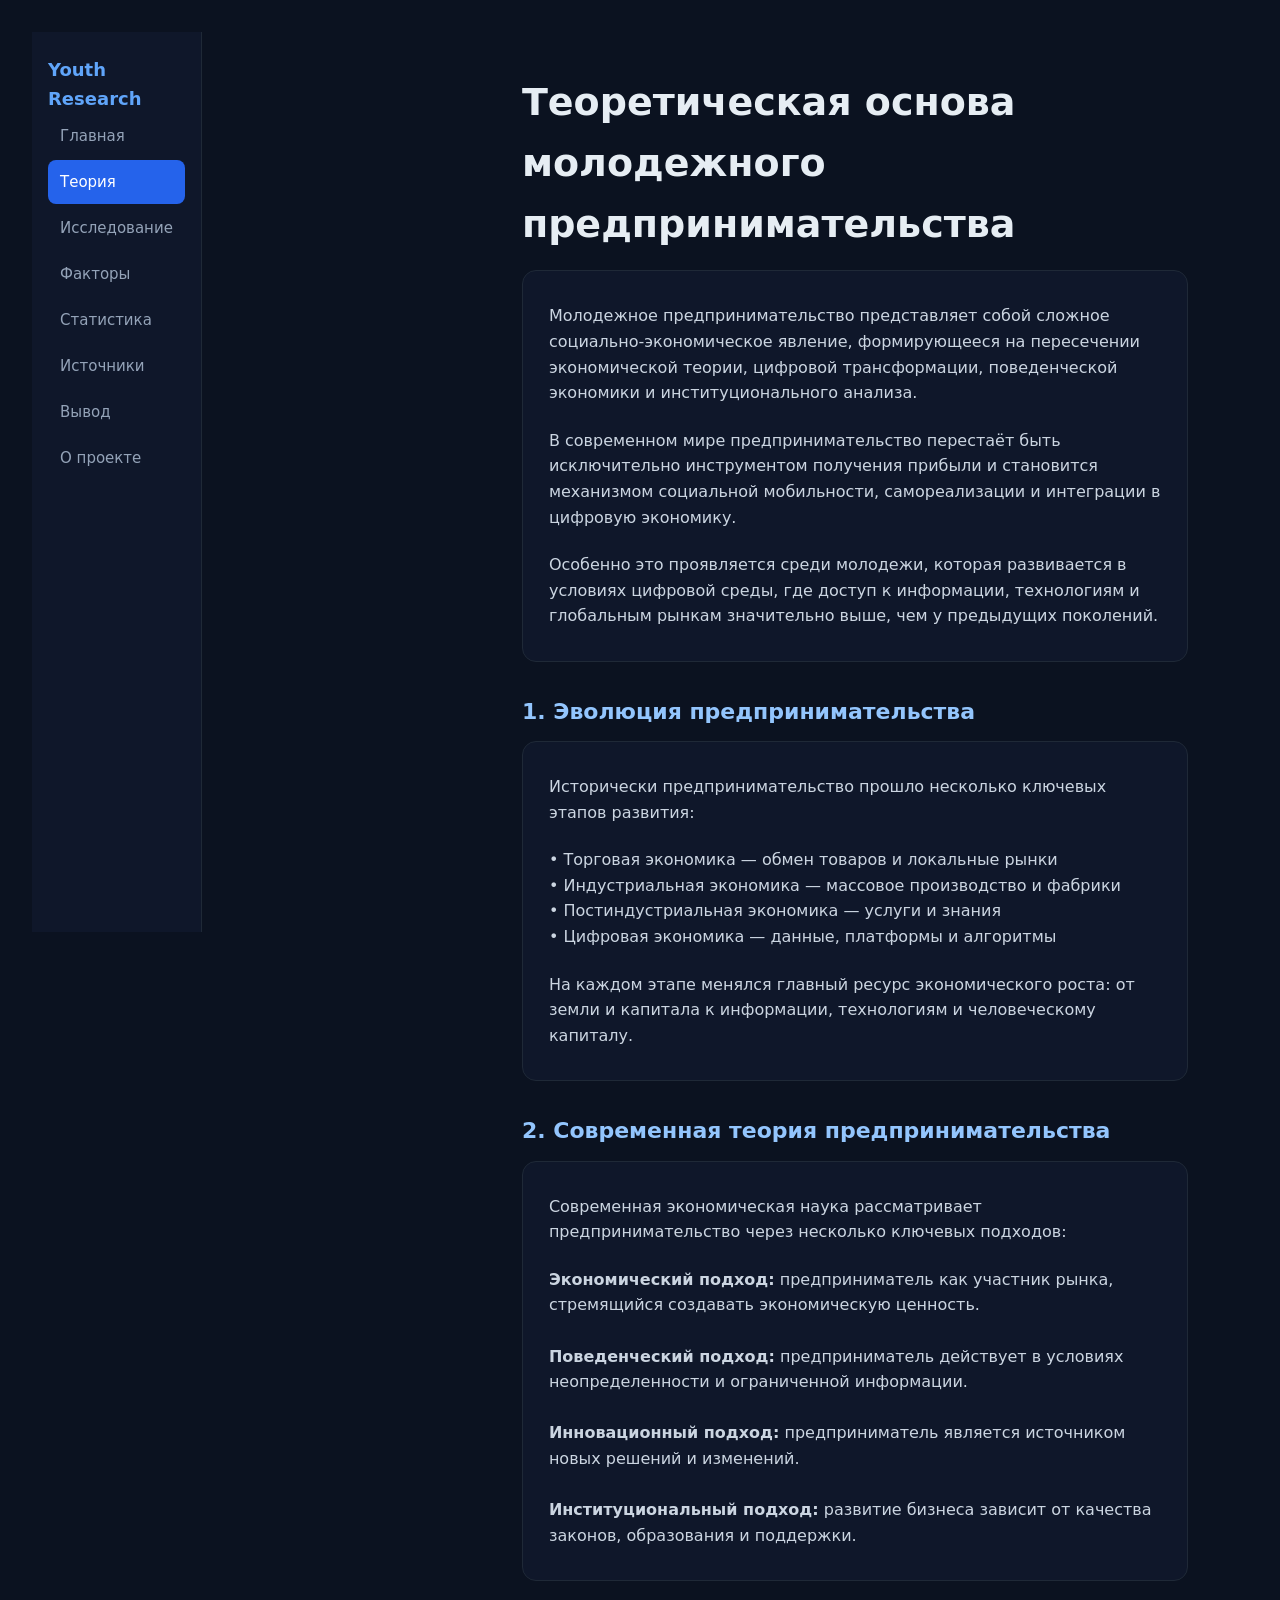
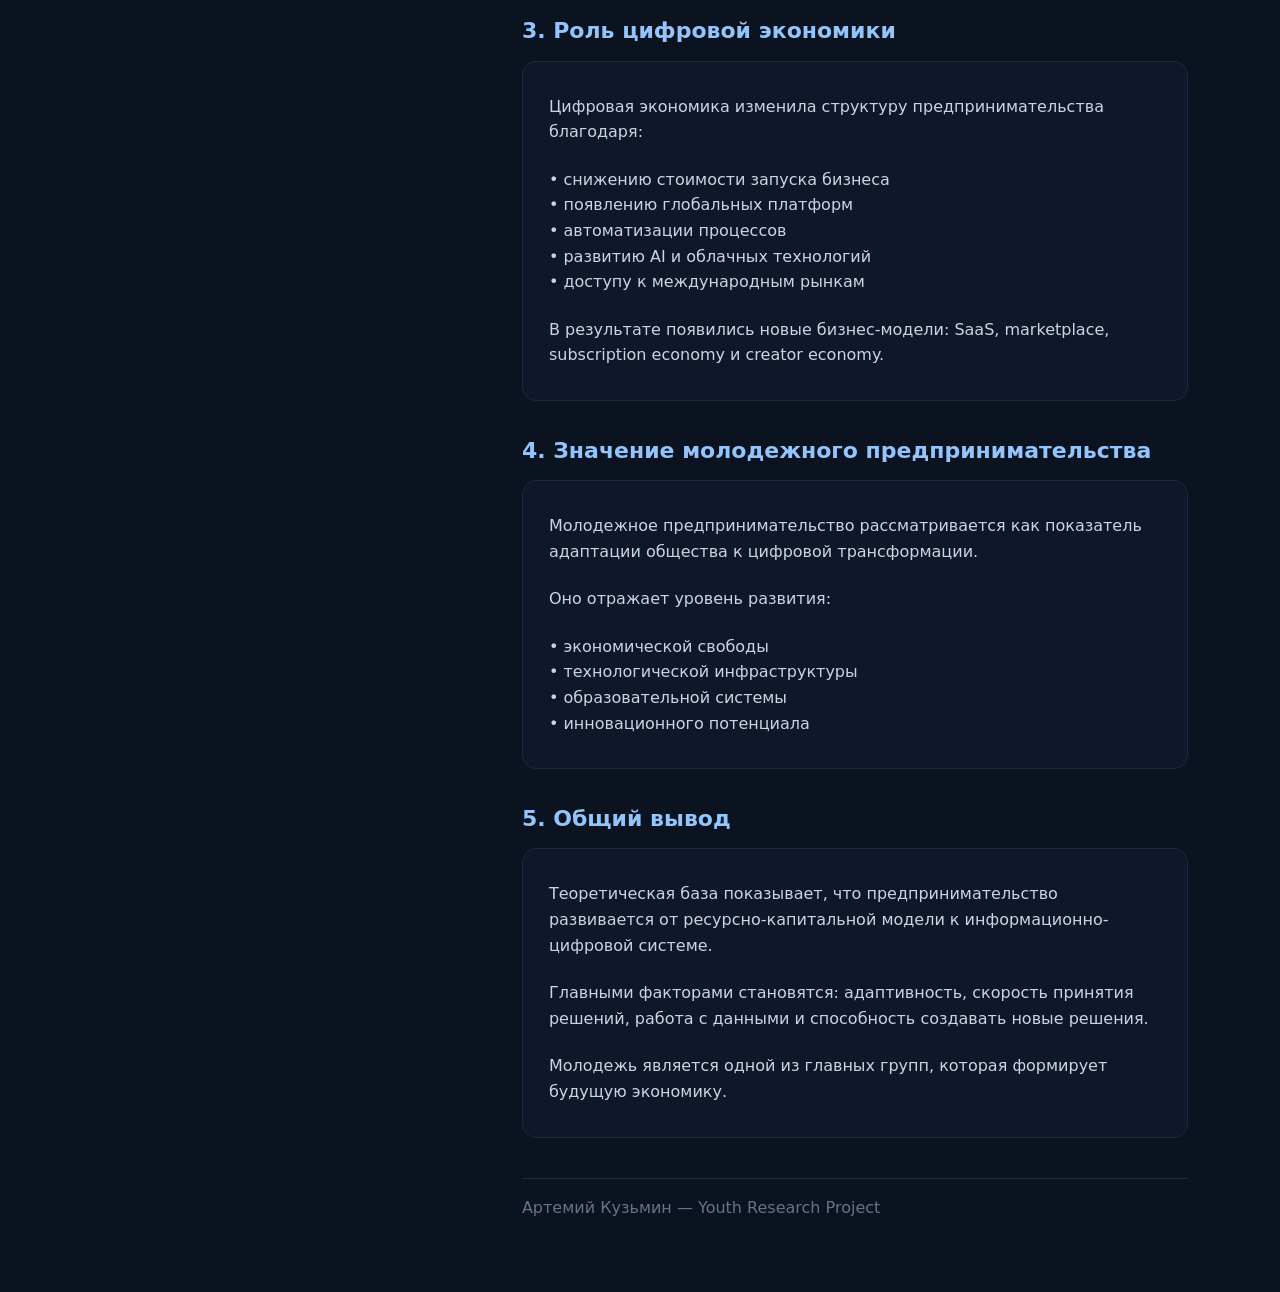
<file: pages/theory.html>
<!DOCTYPE html>
<html lang="ru">

<head>

<meta charset="UTF-8">
<meta name="viewport" content="width=device-width, initial-scale=1.0">

<title>Теория — Youth Research</title>

<link rel="stylesheet" href="../css/style.css">

</head>


<body>


<div class="layout">


<aside class="sidebar">


<div class="logo">
Youth Research
</div>


<nav>

<a href="../index.html">
Главная
</a>

<a class="active" href="theory.html">
Теория
</a>

<a href="research.html">
Исследование
</a>

<a href="factors.html">
Факторы
</a>

<a href="statistics.html">
Статистика
</a>

<a href="sources.html">
Источники
</a>

<a href="final.html">
Вывод
</a>

<a href="about.html">
О проекте
</a>

</nav>


</aside>






<main class="content">


<h1>
Теоретическая основа молодежного предпринимательства
</h1>





<div class="card">


<p>
Молодежное предпринимательство представляет собой сложное социально-экономическое явление,
формирующееся на пересечении экономической теории, цифровой трансформации,
поведенческой экономики и институционального анализа.
</p>


<p>
В современном мире предпринимательство перестаёт быть исключительно инструментом получения прибыли
и становится механизмом социальной мобильности, самореализации и интеграции в цифровую экономику.
</p>


<p>
Особенно это проявляется среди молодежи, которая развивается в условиях цифровой среды,
где доступ к информации, технологиям и глобальным рынкам значительно выше,
чем у предыдущих поколений.
</p>


</div>








<h2>
1. Эволюция предпринимательства
</h2>


<div class="card">


<p>
Исторически предпринимательство прошло несколько ключевых этапов развития:
</p>


<p>

• Торговая экономика — обмен товаров и локальные рынки<br>

• Индустриальная экономика — массовое производство и фабрики<br>

• Постиндустриальная экономика — услуги и знания<br>

• Цифровая экономика — данные, платформы и алгоритмы

</p>


<p>
На каждом этапе менялся главный ресурс экономического роста:
от земли и капитала к информации, технологиям и человеческому капиталу.
</p>


</div>









<h2>
2. Современная теория предпринимательства
</h2>


<div class="card">


<p>
Современная экономическая наука рассматривает предпринимательство
через несколько ключевых подходов:
</p>


<p>

<b>Экономический подход:</b>
предприниматель как участник рынка, стремящийся создавать экономическую ценность.
<br><br>


<b>Поведенческий подход:</b>
предприниматель действует в условиях неопределенности и ограниченной информации.
<br><br>


<b>Инновационный подход:</b>
предприниматель является источником новых решений и изменений.
<br><br>


<b>Институциональный подход:</b>
развитие бизнеса зависит от качества законов,
образования и поддержки.

</p>


</div>








<h2>
3. Роль цифровой экономики
</h2>


<div class="card">


<p>
Цифровая экономика изменила структуру предпринимательства благодаря:
</p>


<p>

• снижению стоимости запуска бизнеса<br>

• появлению глобальных платформ<br>

• автоматизации процессов<br>

• развитию AI и облачных технологий<br>

• доступу к международным рынкам

</p>


<p>
В результате появились новые бизнес-модели:
SaaS, marketplace, subscription economy и creator economy.
</p>


</div>









<h2>
4. Значение молодежного предпринимательства
</h2>


<div class="card">


<p>
Молодежное предпринимательство рассматривается как показатель
адаптации общества к цифровой трансформации.
</p>


<p>
Оно отражает уровень развития:
</p>


<p>

• экономической свободы<br>

• технологической инфраструктуры<br>

• образовательной системы<br>

• инновационного потенциала

</p>


</div>








<h2>
5. Общий вывод
</h2>


<div class="card">


<p>
Теоретическая база показывает,
что предпринимательство развивается от ресурсно-капитальной модели
к информационно-цифровой системе.
</p>


<p>
Главными факторами становятся:
адаптивность, скорость принятия решений,
работа с данными и способность создавать новые решения.
</p>


<p>
Молодежь является одной из главных групп,
которая формирует будущую экономику.
</p>


</div>







<footer class="footer">

Артемий Кузьмин — Youth Research Project

</footer>




</main>


</div>


</body>

</html>
</file>
<file: css/style.css>
* {
  margin: 0;
  padding: 0;
  box-sizing: border-box;
}

body {
  font-family: Inter, system-ui, Arial, sans-serif;
  background: #0b1220;
  color: #e6edf3;
  line-height: 1.6;
  padding: 16px;
}

.layout {
  display: flex;
  flex-direction: column;
  min-height: 100vh;
}

.sidebar {
  width: 100%;
  background: #0f172a;
  padding: 12px 16px;
  border-bottom: 1px solid #1f2937;
  position: sticky;
  top: 0;
  z-index: 10;
  display: flex;
  flex-wrap: wrap;
  align-items: center;
  justify-content: space-between;
}

.logo {
  font-size: 18px;
  font-weight: 700;
  color: #60a5fa;
}

nav {
  display: flex;
  flex-wrap: wrap;
  gap: 4px;
}

nav a {
  display: inline-block;
  padding: 6px 10px;
  text-decoration: none;
  color: #94a3b8;
  border-radius: 8px;
  transition: 0.2s;
  font-size: 14px;
}

nav a:hover {
  background: #1f2937;
  color: #fff;
}

nav a.active {
  background: #2563eb;
  color: white;
}

.content {
  padding: 20px 0;
  max-width: 100%;
}

h1 {
  font-size: 28px;
  margin-bottom: 16px;
}

h2 {
  margin-top: 32px;
  font-size: 20px;
  color: #93c5fd;
}

p {
  color: #cbd5e1;
  margin: 10px 0;
  padding: 6px 10px;
  border-radius: 6px;
  transition: background-color 0.25s ease, color 0.25s ease, transform 0.2s ease, box-shadow 0.3s ease;
}

p:hover {
  background-color: #1e293b;
  color: #ffffff;
  transform: scale(1.01);
  box-shadow: 0 4px 16px rgba(0, 0, 0, 0.35);
}

.muted {
  color: #94a3b8;
}

.big {
  font-size: 18px;
}

.card,
.kpi,
.highlight {
  background: #0f172a;
  border: 1px solid #1f2937;
  padding: 16px;
  border-radius: 14px;
  margin: 12px 0;
}

.hero {
  background: #0f172a;
  padding: 20px;
  border-radius: 18px;
  margin-bottom: 20px;
}

.grid {
  display: grid;
  grid-template-columns: 1fr;
  gap: 12px;
}

.img-grid {
  display: grid;
  grid-template-columns: 1fr;
  gap: 12px;
}

.grid-3 {
  display: grid;
  grid-template-columns: 1fr;
  gap: 12px;
}

img {
  width: 100%;
  max-width: 290px;
  border-radius: 14px;
  margin: 10px 0;
}

.tag {
  display: inline-block;
  padding: 4px 10px;
  background: #1f2937;
  border-radius: 999px;
  font-size: 12px;
}

.footer {
  margin-top: 40px;
  padding-top: 16px;
  border-top: 1px solid #1f2937;
  color: #64748b;
}

@media (min-width: 768px) {
  body {
    padding: 24px;
  }

  .layout {
    flex-direction: row;
  }

  .sidebar {
    width: 220px;
    height: 100vh;
    position: sticky;
    top: 0;
    flex-direction: column;
    align-items: flex-start;
    justify-content: flex-start;
    border-right: 1px solid #1f2937;
    border-bottom: none;
    padding: 24px 16px;
    flex-wrap: nowrap;
  }

  nav {
    flex-direction: column;
    width: 100%;
    gap: 2px;
  }

  nav a {
    display: block;
    width: 100%;
    padding: 10px 12px;
    font-size: 15px;
  }

  .content {
    margin-left: 220px;
    padding: 30px 40px;
    max-width: 900px;
  }

  h1 {
    font-size: 34px;
  }

  h2 {
    font-size: 22px;
  }

  .grid {
    grid-template-columns: repeat(2, 1fr);
  }

  .img-grid {
    grid-template-columns: repeat(2, 1fr);
  }

  .grid-3 {
    grid-template-columns: repeat(2, 1fr);
  }

  img {
    max-width: 100%;
  }
}

@media (min-width: 1024px) {
  body {
    padding: 32px;
  }

  .sidebar {
    width: 260px;
  }

  .content {
    margin-left: 260px;
    padding: 40px 60px;
    max-width: 1000px;
  }

  h1 {
    font-size: 38px;
  }

  .grid-3 {
    grid-template-columns: repeat(3, 1fr);
  }

  .img-grid {
    grid-template-columns: repeat(3, 1fr);
  }

  .grid {
    grid-template-columns: repeat(3, 1fr);
  }

  img {
    max-width: 100%;
  }
}

@media (min-width: 1400px) {
  .content {
    max-width: 1200px;
    padding: 50px 80px;
  }

  .grid {
    grid-template-columns: repeat(4, 1fr);
  }

  .grid-3 {
    grid-template-columns: repeat(3, 1fr);
  }
}
</file>
